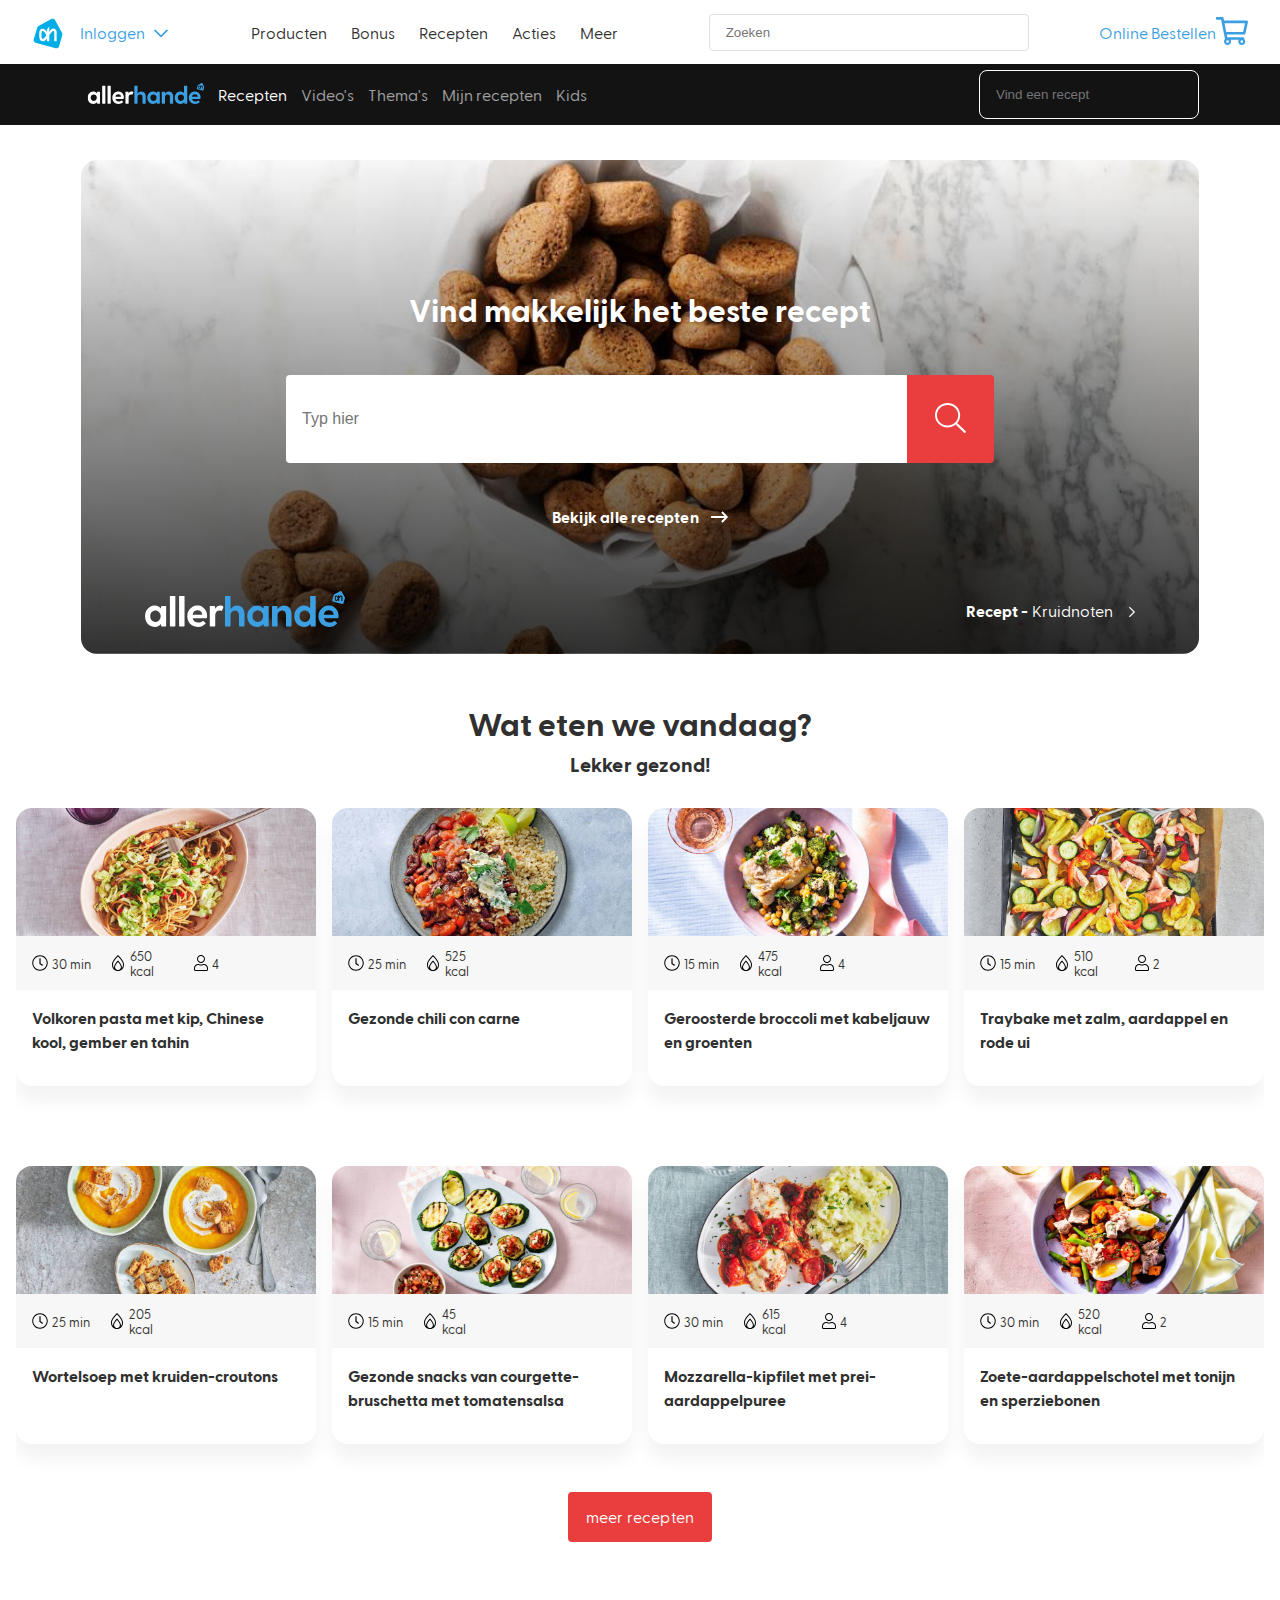
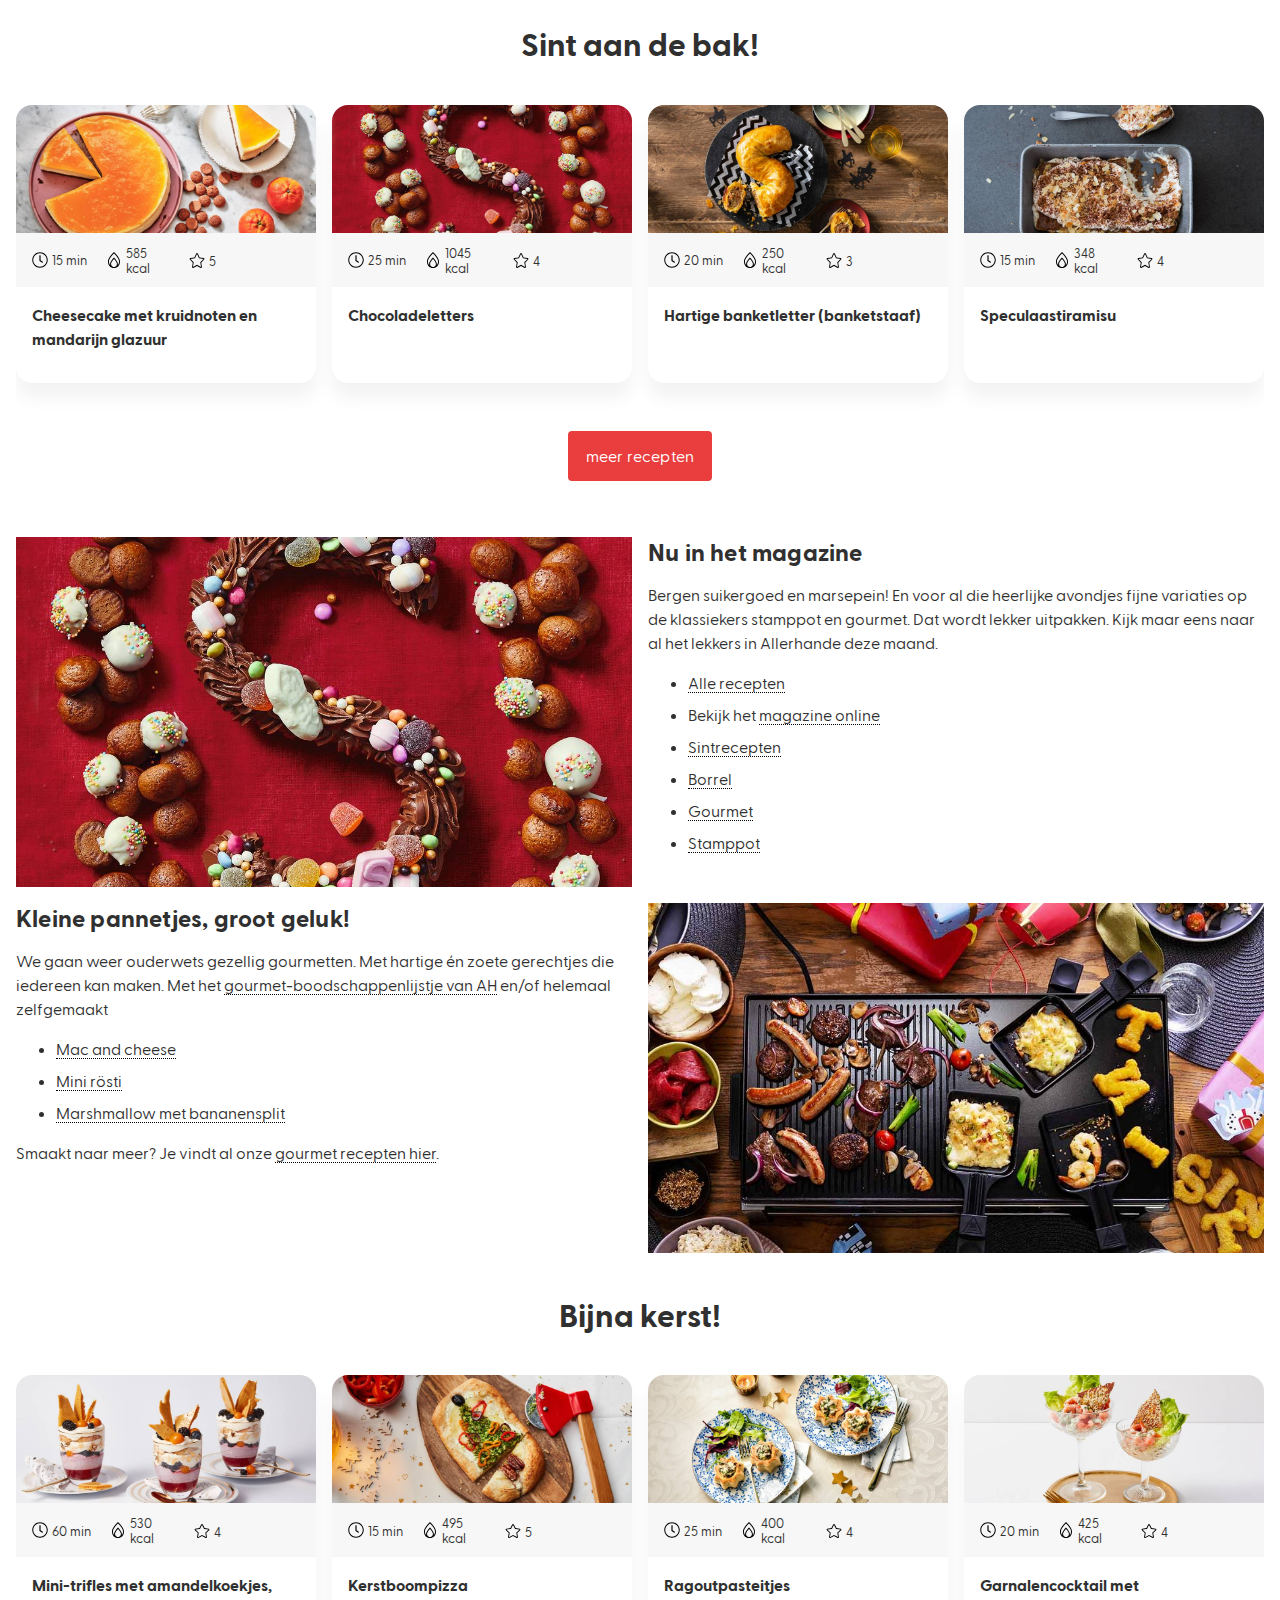
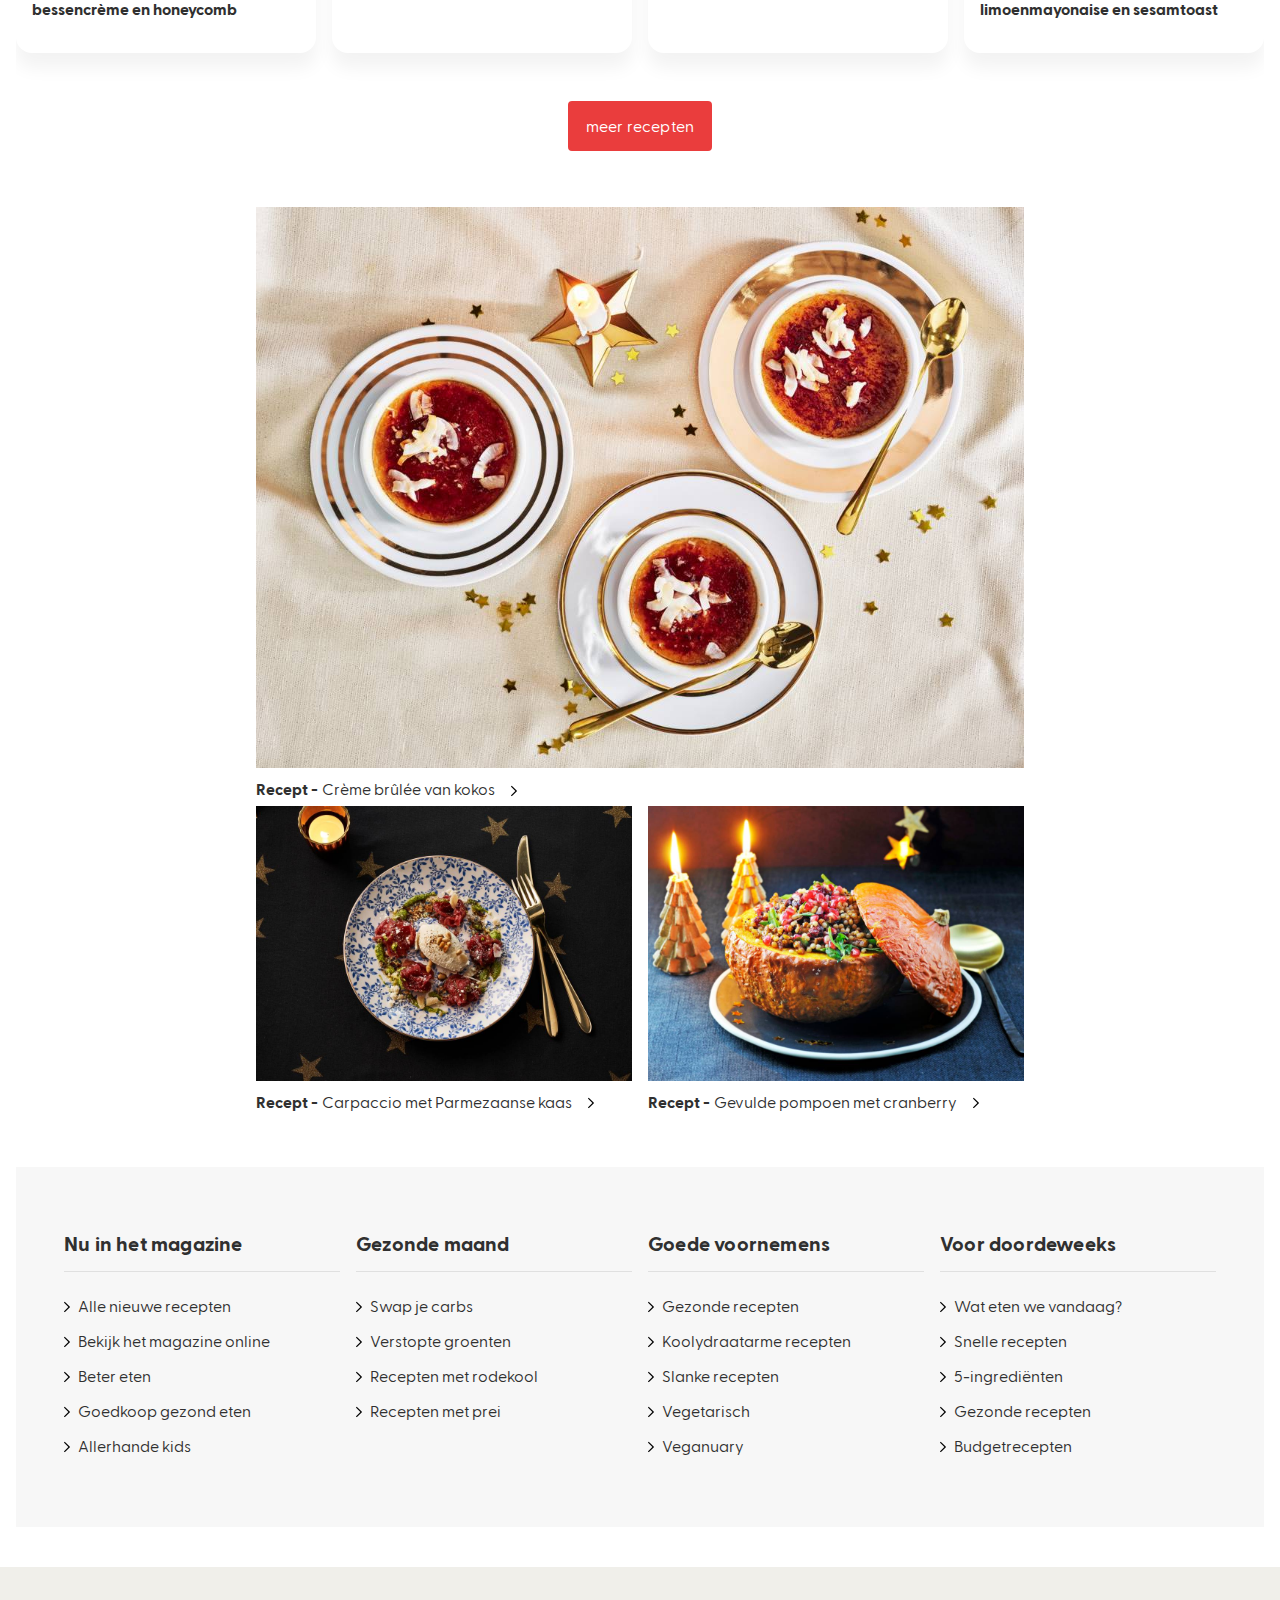
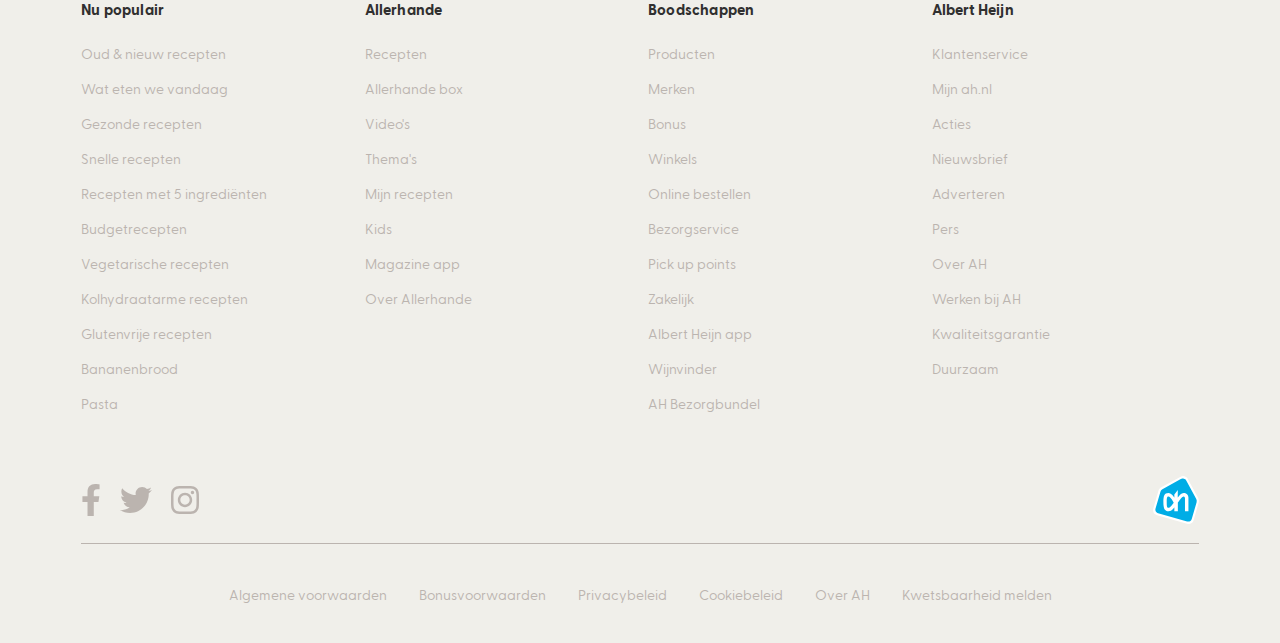
<file: index.html>
<!doctype html>
<html lang="nl">

<head>
    <meta charset="UTF-8">
    <meta name="author" content="Monica Arbeider">
    <meta name="viewport" content="width=device-width, initial-scale=1">

    <title>Allerhande</title>

    <link href="styles/style.css" rel="stylesheet">
</head>

<body>
    <!-- Begin menu -->
    <header class="site-header" id="toggle-menu">
        <!-- Begin menu Albert Heijn -->
        <div class="main-navigation-container">
            <div class="container">
                <nav class="nav-main">
                    <div class="nav-main-item mobile-toggle">
                        <a href="#">
                            <span class="nav-img">
                                <img src="./images/icons/icon-bars.svg" alt="Menu">
                            </span>
                        </a>
                    </div>

                    <div class="nav-main-item logo">
                        <span class="nav-img">
                            <img src="./images/logo/logo-ah.svg" alt="Logo Albert Heijn">
                        </span>

                        <div class="link-icon login">
                            <span class="label">
                                Inloggen
                            </span>

                            <span class="icon link-dropdown">
                                <img src="./images/icons/icon-chevron-down-blue.svg" alt="Dropdown">
                            </span>
                        </div>
                    </div>

                    <div class="nav-main-item link-container">
                        <span class="nav-link">
                            <a href="#">Producten</a>
                        </span>

                        <span class="nav-link">
                            <a href="#">Bonus</a>
                        </span>

                        <span class="nav-link">
                            <a href="#">Recepten</a>
                        </span>

                        <span class="nav-link">
                            <a href="#">Acties</a>
                        </span>

                        <span class="nav-link icon">
                            <a href="#">Meer
                                <span class="icon link-dropdown"></span>
                            </a>
                        </span>
                    </div>

                    <div class="nav-main-item searchbar">
                        <input aria-label="Zoeken" value="" placeholder="Zoeken" class="search-input">
                    </div>

                    <div class="nav-main-item shopping-cart">
                        <a href="#">
                            <span class="link-label">Online Bestellen</span>
                            <span class="nav-img">
                                <img src="./images/icons/icon-cart.svg" alt="Winkelwagen">
                            </span>
                        </a>
                    </div>
                </nav>
            </div>
        </div>
        <!-- Einde menu Albert Heijn -->

        <!-- Begin menu Allerhande -->
        <div class="sub-navigation-container dark">
            <div class="container medium">
                <nav class="nav-allerhande ">
                    <a href="/">
                        <img class="logo" src="./images/logo/logo-allerhande-wit.svg" alt="Allerhande logo">
                    </a>

                    <ul class="menu" role="menu">
                        <li class="menu-item active">
                            <a href="/allerhande" class="" aria-label="Recepten" role="menuitem">
                                <span class="">Recepten</span>
                            </a>
                        </li>

                        <li class="menu-item">
                            <a href="/" class="" aria-label="Video's" role="menuitem">
                                <span class="">Video's</span>
                            </a>
                        </li>

                        <li class="menu-item">
                            <a href="/" class="" aria-label="Thema's" role="menuitem">
                                <span class="">Thema's</span>
                            </a>
                        </li>

                        <li class="menu-item">
                            <a href="/allerhande/favorieten" class="" aria-label="Mijn recepten" role="menuitem">
                                <span>Mijn recepten</span>
                            </a>
                        </li>

                        <li class="menu-item">
                            <a href="/allerhande/allerhandekids" class="" aria-label="Kids" role="menuitem">
                                <span class="label">Kids</span>
                            </a>
                        </li>
                    </ul>

                    <div class="menu-toggle" id="allerhande-menu-toggle">
                        <span class="label">Overzicht</span>
                        <span class="icon link-more"></span>
                    </div>

                    <div class="searchbar">
                        <input type="text" placeholder="Vind een recept">
                    </div>
                </nav>
            </div>
        </div>
        <!-- Einde menu Allerhande -->

        <!-- Begin mobiele overlay -->
        <span class="overlay" id="overlay-toggle"></span>
        <!-- Einde mobiele overlay -->
    </header>
    <!-- Einde menu -->

    <!-- Begin homepagina inhoud -->
    <main>
        <!-- Begin homepagina header -->
        <section id="home-header" class="align-center">
            <div class="container medium">
                <div class="row">
                    <div class="banner">
                        <h1 class="large">Vind makkelijk het beste recept</h1>
                        <div class="input-box">
                            <input class="input-field" placeholder="Typ hier" type="text">
                            <button class="search-button">
                                <img class="icon" src="./images/icons/icon-search.svg" alt="zoeken">
                            </button>
                        </div>

                        <a href="" class="link flow-link">
                            Bekijk alle recepten
                            <img src="./images/icons/icon-arrow-right.svg" alt="pijl">
                        </a>

                        <div class="banner-logo">
                            <span class="logo">
                                <img class="logo" src="./images/logo/logo-allerhande-wit.svg" alt="Allerhande logo">
                            </span>
                            <a href="" class="recipe-link">
                                <span class="title">Recept -</span>
                                <span class="info">Kruidnoten</span>
                                <img src="./images/icons/icon-chevron-right-white.svg" alt="pijl">
                            </a>
                        </div>
                    </div>
                </div>
            </div>
        </section>
        <!-- Einde homepagina header -->

        <!-- Begin recepten gezond -->
        <section class="align-center padding-tb">
            <div class="container">
                <h2 class="large">Wat eten we vandaag?</h2>
                <span class="subtitle bold">Lekker gezond!</span>

                <div class="row sidescroll desktop-four">
                    <!-- Begin recept card -->
                    <div class="col">
                        <a href="/recept.html" class="card-recipe">
                            <div class="header">
                                <img src="./images/recipes/gezond/recept-volkorenpasta-kip.jpg"
                                    alt="Volkorenpasta met kip" title="Volkorenpasta met kip">
                            </div>

                            <ul class="info">
                                <li>
                                    <img src="./images/icons/icon-clock.svg" alt="tijd">
                                    <span>30 min</span>
                                </li>

                                <li>
                                    <img src="./images/icons/icon-kcal.svg" alt="aantal kcal">
                                    <span>650 kcal</span>
                                </li>

                                <li>
                                    <img src="./images/icons/icon-people.svg" alt="personen">
                                    <span>4</span>
                                </li>
                            </ul>

                            <div class="footer">
                                Volkoren pasta met kip, Chinese kool, gember en tahin
                            </div>
                        </a>
                    </div>
                    <!-- Einde recept card -->

                    <!-- Begin recept card -->
                    <div class="col">
                        <a href="" class="card-recipe">
                            <div class="header">
                                <img src="./images/recipes/gezond/recept-gezonde-chili.jpg"
                                    alt="Gezonde chili con carne" title="Gezonde chili con carne">
                            </div>

                            <ul class="info">
                                <li>
                                    <img src="./images/icons/icon-clock.svg" alt="tijd">
                                    <span>25 min</span>
                                </li>

                                <li>
                                    <img src="./images/icons/icon-kcal.svg" alt="aantal kcal">
                                    <span>525 kcal</span>
                                </li>
                            </ul>

                            <div class="footer">
                                Gezonde chili con carne
                            </div>
                        </a>
                    </div>
                    <!-- Einde recept card -->

                    <!-- Begin recept card -->
                    <div class="col">
                        <a href="" class="card-recipe">
                            <div class="header">
                                <img src="./images/recipes/gezond/recept-broccoli-vis.jpg" alt="Broccoli met vis"
                                    title="Broccoli met vis">
                            </div>

                            <ul class="info">
                                <li>
                                    <img src="./images/icons/icon-clock.svg" alt="tijd">
                                    <span>15 min</span>
                                </li>

                                <li>
                                    <img src="./images/icons/icon-kcal.svg" alt="aantal kcal">
                                    <span>475 kcal</span>
                                </li>

                                <li>
                                    <img src="./images/icons/icon-people.svg" alt="personen">
                                    <span>4</span>
                                </li>
                            </ul>

                            <div class="footer">
                                Geroosterde broccoli met kabeljauw en groenten
                            </div>
                        </a>
                    </div>
                    <!-- Einde recept card -->

                    <!-- Begin recept card -->
                    <div class="col">
                        <a href="" class="card-recipe">
                            <div class="header">
                                <img src="./images/recipes/gezond/recept-traybake-zalm.jpg" alt="Traybake met zalm"
                                    title="Traybake met zalm">
                            </div>

                            <ul class="info">
                                <li>
                                    <img src="./images/icons/icon-clock.svg" alt="tijd">
                                    <span>15 min</span>
                                </li>

                                <li>
                                    <img src="./images/icons/icon-kcal.svg" alt="aantal kcal">
                                    <span>510 kcal</span>
                                </li>

                                <li>
                                    <img src="./images/icons/icon-people.svg" alt="personen">
                                    <span>2</span>
                                </li>
                            </ul>

                            <div class="footer">
                                Traybake met zalm, aardappel en rode ui
                            </div>
                        </a>
                    </div>
                    <!-- Einde recept card -->

                    <!-- Begin recept card -->
                    <div class="col">
                        <a href="" class="card-recipe">
                            <div class="header">
                                <img src="./images/recipes/gezond/recept-soep-wortel.jpg" alt="Wortelsoep"
                                    title="Wortelsoep">
                            </div>

                            <ul class="info">
                                <li>
                                    <img src="./images/icons/icon-clock.svg" alt="tijd">
                                    <span>25 min</span>
                                </li>

                                <li>
                                    <img src="./images/icons/icon-kcal.svg" alt="aantal kcal">
                                    <span>205 kcal</span>
                                </li>
                            </ul>

                            <div class="footer">
                                Wortelsoep met kruiden-croutons
                            </div>
                        </a>
                    </div>
                    <!-- Einde recept card -->

                    <!-- Begin recept card -->
                    <div class="col">
                        <a href="" class="card-recipe">
                            <div class="header">
                                <img src="./images/recipes/gezond/recept-gezonde-snacks.jpg" alt="Gezonde snacks"
                                    title="Gezonde snacks">
                            </div>

                            <ul class="info">
                                <li>
                                    <img src="./images/icons/icon-clock.svg" alt="tijd">
                                    <span>15 min</span>
                                </li>

                                <li>
                                    <img src="./images/icons/icon-kcal.svg" alt="aantal kcal">
                                    <span>45 kcal</span>
                                </li>
                            </ul>

                            <div class="footer">
                                Gezonde snacks van courgette-bruschetta met tomatensalsa
                            </div>
                        </a>
                    </div>
                    <!-- Einde recept card -->

                    <!-- Begin recept card -->
                    <div class="col">
                        <a href="" class="card-recipe">
                            <div class="header">
                                <img src="./images/recipes/gezond/recept-mozzarella-kip.jpg" alt="Mozzarella met kip"
                                    title="Mozzarella met kip">
                            </div>

                            <ul class="info">
                                <li>
                                    <img src="./images/icons/icon-clock.svg" alt="tijd">
                                    <span>30 min</span>
                                </li>

                                <li>
                                    <img src="./images/icons/icon-kcal.svg" alt="aantal kcal">
                                    <span>615 kcal</span>
                                </li>

                                <li>
                                    <img src="./images/icons/icon-people.svg" alt="personen">
                                    <span>4</span>
                                </li>
                            </ul>

                            <div class="footer">
                                Mozzarella-kipfilet met prei-aardappelpuree
                            </div>
                        </a>
                    </div>
                    <!-- Einde recept card -->

                    <!-- Begin recept card -->
                    <div class="col">
                        <a href="" class="card-recipe">
                            <div class="header">
                                <img src="./images/recipes/gezond/recept-aardappelschotel-tonijn.jpg"
                                    alt="Aardappelschotel met tonijn" title="Aardappelschotel met tonijn">
                            </div>

                            <ul class="info">
                                <li>
                                    <img src="./images/icons/icon-clock.svg" alt="tijd">
                                    <span>30 min</span>
                                </li>

                                <li>
                                    <img src="./images/icons/icon-kcal.svg" alt="aantal kcal">
                                    <span>520 kcal</span>
                                </li>

                                <li>
                                    <img src="./images/icons/icon-people.svg" alt="personen">
                                    <span>2</span>
                                </li>
                            </ul>

                            <div class="footer">
                                Zoete-aardappelschotel met tonijn en sperziebonen
                            </div>
                        </a>
                    </div>
                    <!-- Einde recept card -->
                </div>

                <a class="btn primary" href="">meer recepten</a>
            </div>
        </section>
        <!-- Einde recepten gezond -->

        <!-- Begin recepten sint -->
        <section class="align-center padding-tb">
            <div class="container">
                <h2 class="large">Sint aan de bak!</h2>

                <div class="row sidescroll desktop-four">
                    <!-- Begin recept card -->
                    <div class="col">
                        <a href="" class="card-recipe">
                            <div class="header">
                                <img src="./images/recipes/sint/recept-cheesecake-kruidnoten.jpg"
                                    alt="Cheesecake met kruidnoten" title="Cheesecake met kruidnoten">
                            </div>

                            <ul class="info">
                                <li>
                                    <img src="./images/icons/icon-clock.svg" alt="tijd">
                                    <span>15 min</span>
                                </li>

                                <li>
                                    <img src="./images/icons/icon-kcal.svg" alt="aantal kcal">
                                    <span>585 kcal</span>
                                </li>

                                <li>
                                    <img src="./images/icons/icon-star.svg" alt="beoordeling">
                                    <span>5</span>
                                </li>
                            </ul>

                            <div class="footer">
                                Cheesecake met kruidnoten en mandarijn glazuur
                            </div>
                        </a>
                    </div>
                    <!-- Einde recept card -->

                    <!-- Begin recept card -->
                    <div class="col">
                        <a href="" class="card-recipe">
                            <div class="header">
                                <img src="./images/recipes/sint/recept-chocoladeletter.jpg" alt="Chocoladeletters"
                                    title="Chocoladeletters">
                            </div>

                            <ul class="info">
                                <li>
                                    <img src="./images/icons/icon-clock.svg" alt="tijd">
                                    <span>25 min</span>
                                </li>

                                <li>
                                    <img src="./images/icons/icon-kcal.svg" alt="aantal kcal">
                                    <span>1045 kcal</span>
                                </li>

                                <li>
                                    <img src="./images/icons/icon-star.svg" alt="beoordeling">
                                    <span>4</span>
                                </li>
                            </ul>

                            <div class="footer">
                                Chocoladeletters
                            </div>
                        </a>
                    </div>
                    <!-- Einde recept card -->

                    <!-- Begin recept card -->
                    <div class="col">
                        <a href="" class="card-recipe">
                            <div class="header">
                                <img src="./images/recipes/sint/recept-hartige-banketletter.jpg"
                                    alt="Hartige banketletter" title="Hartige banketletter">
                            </div>

                            <ul class="info">
                                <li>
                                    <img src="./images/icons/icon-clock.svg" alt="tijd">
                                    <span>20 min</span>
                                </li>

                                <li>
                                    <img src="./images/icons/icon-kcal.svg" alt="aantal kcal">
                                    <span>250 kcal</span>
                                </li>

                                <li>
                                    <img src="./images/icons/icon-star.svg" alt="beoordeling">
                                    <span>3</span>
                                </li>
                            </ul>

                            <div class="footer">
                                Hartige banketletter (banketstaaf)
                            </div>
                        </a>
                    </div>
                    <!-- Einde recept card -->

                    <!-- Begin recept card -->
                    <div class="col">
                        <a href="" class="card-recipe">
                            <div class="header">
                                <img src="./images/recipes/sint/recept-speculaastiramisu.jpg" alt="Speculaastiramisu"
                                    title="Speculaastiramisu">
                            </div>

                            <ul class="info">
                                <li>
                                    <img src="./images/icons/icon-clock.svg" alt="tijd">
                                    <span>15 min</span>
                                </li>

                                <li>
                                    <img src="./images/icons/icon-kcal.svg" alt="aantal kcal">
                                    <span>348 kcal</span>
                                </li>

                                <li>
                                    <img src="./images/icons/icon-star.svg" alt="beoordeling">
                                    <span>4</span>
                                </li>
                            </ul>

                            <div class="footer">
                                Speculaastiramisu
                            </div>
                        </a>
                    </div>
                    <!-- Einde recept card -->
                </div>

                <a class="btn primary" href="">meer recepten</a>
            </div>
        </section>
        <!-- Einde recepten sint -->

        <!-- Begin info magazine -->
        <section>
            <div class="container">
                <div class="row desktop-two">
                    <div class="col escape-tablet home-content">
                        <img src="./images/homepage/allerhande-sint-suikergoed.jpg" alt="Sinterklaas in het magazine" title="Sinterklaas in het magazine">
                    </div>

                    <div class="col">
                        <h2 class="small">Nu in het magazine</h2>
                        <p>Bergen suikergoed en marsepein! En voor al die heerlijke avondjes fijne variaties op de klassiekers stamppot en gourmet. Dat wordt lekker uitpakken. Kijk maar eens naar al het lekkers in Allerhande deze maand.</p>

                        <ul class="list">
                            <li><a href="">Alle recepten</a></li>
                            <li>Bekijk het <a href="">magazine online</a></li>
                            <li><a href="">Sintrecepten</a></li>
                            <li><a href="">Borrel</a></li>
                            <li><a href="">Gourmet</a></li>
                            <li><a href="">Stamppot</a></li>
                        </ul>
                    </div>
                </div>
            </div>
        </section>
        <!-- Einde info magazine -->

        <!-- Begin inspiratie gourmet -->
        <section>
            <div class="container">
                <div class="row desktop-two">
                    <div class="col escape-tablet home-content desktop-order-2">
                        <img src="./images/homepage/allerhande-sint-gourmet.jpg" alt="Gourmet inspiratie" title="Gourmet inspiratie">
                    </div>

                    <div class="col">
                        <h2 class="small">Kleine pannetjes, groot geluk!</h2>
                        <p>We gaan weer ouderwets gezellig gourmetten. Met hartige én zoete gerechtjes die iedereen kan maken. Met het <a href="">gourmet-boodschappenlijstje van AH</a> en/of helemaal zelfgemaakt
                        </p>

                        <ul class="list">
                            <li><a href="">Mac and cheese</a></li>
                            <li><a href="">Mini rösti</a></li>
                            <li><a href="">Marshmallow met bananensplit</a></li>
                        </ul>

                        <p>Smaakt naar meer? Je vindt al onze <a href="">gourmet recepten hier</a>.</p>
                    </div>
                </div>
            </div>
        </section>
         <!-- Einde inspiratie gourmet -->

        <!-- Begin recepten kerst -->
        <section class="align-center padding-tb">
            <div class="container">
                <h2 class="large">Bijna kerst!</h2>

                <div class="row sidescroll desktop-four">
                    <!-- Begin recept card -->
                    <div class="col">
                        <a href="" class="card-recipe">
                            <div class="header">
                                <img src="./images/recipes/kerst/recept-mini-trifles.jpg" alt="Mini-trifles" title="Mini-trifles">
                            </div>

                            <ul class="info">
                                <li>
                                    <img src="./images/icons/icon-clock.svg" alt="tijd">
                                    <span>60 min</span>
                                </li>

                                <li>
                                    <img src="./images/icons/icon-kcal.svg" alt="aantal kcal">
                                    <span>530 kcal</span>
                                </li>

                                <li>
                                    <img src="./images/icons/icon-star.svg" alt="beoordeling">
                                    <span>4</span>
                                </li>
                            </ul>

                            <div class="footer">
                                Mini-trifles met amandelkoekjes, bessencrème en honeycomb
                            </div>
                        </a>
                    </div>
                    <!-- Einde recept card -->

                    <!-- Begin recept card -->
                    <div class="col">
                        <a href="" class="card-recipe">
                            <div class="header">
                                <img src="./images/recipes/kerst/recept-kerstboom-pizza.jpg" alt="Kerstboompizza"
                                    title="Kerstboompizza">
                            </div>

                            <ul class="info">
                                <li>
                                    <img src="./images/icons/icon-clock.svg" alt="tijd">
                                    <span>15 min</span>
                                </li>

                                <li>
                                    <img src="./images/icons/icon-kcal.svg" alt="aantal kcal">
                                    <span>495 kcal</span>
                                </li>

                                <li>
                                    <img src="./images/icons/icon-star.svg" alt="beoordeling">
                                    <span>5</span>
                                </li>
                            </ul>

                            <div class="footer">
                                Kerstboompizza
                            </div>
                        </a>
                    </div>
                    <!-- Einde recept card -->

                    <!-- Begin recept card -->
                    <div class="col">
                        <a href="" class="card-recipe">
                            <div class="header">
                                <img src="./images/recipes/kerst/recept-ragout-pasteitjes.jpg" alt="Ragoutpasteitjes"
                                    title="Ragoutpasteitjes">
                            </div>

                            <ul class="info">
                                <li>
                                    <img src="./images/icons/icon-clock.svg" alt="tijd">
                                    <span>25 min</span>
                                </li>

                                <li>
                                    <img src="./images/icons/icon-kcal.svg" alt="aantal kcal">
                                    <span>400 kcal</span>
                                </li>

                                <li>
                                    <img src="./images/icons/icon-star.svg" alt="beoordeling">
                                    <span>4</span>
                                </li>
                            </ul>

                            <div class="footer">
                                Ragoutpasteitjes
                            </div>
                        </a>
                    </div>
                    <!-- Einde recept card -->

                    <!-- Begin recept card -->
                    <div class="col">
                        <a href="" class="card-recipe">
                            <div class="header">
                                <img src="./images/recipes/kerst/recept-garnalencocktail.jpg" alt="Garnalencocktail"
                                    title="Garnalencocktail">
                            </div>

                            <ul class="info">
                                <li>
                                    <img src="./images/icons/icon-clock.svg" alt="tijd">
                                    <span>20 min</span>
                                </li>

                                <li>
                                    <img src="./images/icons/icon-kcal.svg" alt="aantal kcal">
                                    <span>425 kcal</span>
                                </li>

                                <li>
                                    <img src="./images/icons/icon-star.svg" alt="beoordeling">
                                    <span>4</span>
                                </li>
                            </ul>

                            <div class="footer">
                                Garnalencocktail met limoenmayonaise en sesamtoast
                            </div>
                        </a>
                    </div>
                    <!-- Einde recept card -->
                </div>

                <a class="btn primary" href="">meer recepten</a>
            </div>
        </section>
        <!-- Einde recepten kerst -->

        <!-- Begin recept collage -->
        <section>
            <div class="container small">
                <div class="row mobile-one desktop-one">
                    <div class="col">
                        <img src="./images/homepage/allerhande-kerst-creme-brulee.jpg" alt="Crème brûlée"
                            title="Crème brûlée">
                        <a href="" class="recipe-link">
                            <span class="title">Recept -</span>
                            <span class="info">Crème brûlée van kokos</span>
                            <img src="./images/icons/icon-chevron-right.svg" alt="aantal kcal">
                        </a>
                    </div>
                </div>

                <div class="row mobile-one desktop-two">
                    <div class="col">
                        <img src="./images/homepage/allerhande-kerst-carpaccio.jpg" alt="Carpaccio" title="Carpaccio">
                        <a href="" class="recipe-link">
                            <span class="title">Recept -</span>
                            <span class="info">Carpaccio met Parmezaanse kaas</span>
                            <img src="./images/icons/icon-chevron-right.svg" alt="aantal kcal">
                        </a>
                    </div>

                    <div class="col">
                        <img src="./images/homepage/allerhande-kerst-pompoen.jpg" alt="Gevulde pompoen"
                            title="Gevulde pompoen">
                        <a href="" class="recipe-link">
                            <span class="title">Recept -</span>
                            <span class="info">Gevulde pompoen met cranberry</span>
                            <img src="./images/icons/icon-chevron-right.svg" alt="aantal kcal">
                        </a>
                    </div>
                </div>
            </div>
        </section>
        <!-- Einde recept collage -->

        <!-- Begin website links -->
        <section>
            <div class="container">
                <div class="row link-box mobile-one tablet-two desktop-four">

                    <!-- Begin link categorie -->
                    <div class="col">
                        <div class="header">
                            <h3 class="large">Nu in het magazine</h3>
                        </div>

                        <ul>
                            <li>
                                <img src="./images/icons/icon-chevron-right.svg" alt="aantal kcal">
                                <a href="" class="page-link">Alle nieuwe recepten</a>
                            </li>

                            <li>
                                <img src="./images/icons/icon-chevron-right.svg" alt="aantal kcal">
                                <a href="" class="page-link">Bekijk het magazine online</a>
                            </li>

                            <li>
                                <img src="./images/icons/icon-chevron-right.svg" alt="aantal kcal">
                                <a href="" class="page-link">Beter eten</a>
                            </li>

                            <li>
                                <img src="./images/icons/icon-chevron-right.svg" alt="aantal kcal">
                                <a href="" class="page-link">Goedkoop gezond eten</a>
                            </li>

                            <li>
                                <img src="./images/icons/icon-chevron-right.svg" alt="aantal kcal">
                                <a href="" class="page-link">Allerhande kids</a>
                            </li>
                        </ul>
                    </div>
                    <!-- Einde link categorie -->

                    <!-- Begin link categorie -->
                    <div class="col">
                        <div class="header">
                            <h3 class="large">Gezonde maand</h3>
                        </div>

                        <ul>
                            <li>
                                <img src="./images/icons/icon-chevron-right.svg" alt="aantal kcal">
                                <a href="" class="page-link">Swap je carbs</a>
                            </li>

                            <li>
                                <img src="./images/icons/icon-chevron-right.svg" alt="aantal kcal">
                                <a href="" class="page-link">Verstopte groenten</a>
                            </li>

                            <li>
                                <img src="./images/icons/icon-chevron-right.svg" alt="aantal kcal">
                                <a href="" class="page-link">Recepten met rodekool</a>
                            </li>

                            <li>
                                <img src="./images/icons/icon-chevron-right.svg" alt="aantal kcal">
                                <a href="" class="page-link">Recepten met prei</a>
                            </li>
                        </ul>
                    </div>
                    <!-- Einde link categorie -->

                    <!-- Begin link categorie -->
                    <div class="col">
                        <div class="header">
                            <h3 class="large">Goede voornemens</h3>
                        </div>

                        <ul>
                            <li>
                                <img src="./images/icons/icon-chevron-right.svg" alt="aantal kcal">
                                <a href="" class="page-link">Gezonde recepten</a>
                            </li>

                            <li>
                                <img src="./images/icons/icon-chevron-right.svg" alt="aantal kcal">
                                <a href="" class="page-link">Koolydraatarme recepten</a>
                            </li>

                            <li>
                                <img src="./images/icons/icon-chevron-right.svg" alt="aantal kcal">
                                <a href="" class="page-link">Slanke recepten</a>
                            </li>

                            <li>
                                <img src="./images/icons/icon-chevron-right.svg" alt="aantal kcal">
                                <a href="" class="page-link">Vegetarisch</a>
                            </li>

                            <li>
                                <img src="./images/icons/icon-chevron-right.svg" alt="aantal kcal">
                                <a href="" class="page-link">Veganuary</a>
                            </li>
                        </ul>
                    </div>
                    <!-- Einde link categorie -->

                    <!-- Begin link categorie -->
                    <div class="col">
                        <div class="header">
                            <h3 class="large">Voor doordeweeks</h3>
                        </div>

                        <ul>
                            <li>
                                <img src="./images/icons/icon-chevron-right.svg" alt="aantal kcal">
                                <a href="" class="page-link">Wat eten we vandaag?</a>
                            </li>

                            <li>
                                <img src="./images/icons/icon-chevron-right.svg" alt="aantal kcal">
                                <a href="" class="page-link">Snelle recepten</a>
                            </li>

                            <li>
                                <img src="./images/icons/icon-chevron-right.svg" alt="aantal kcal">
                                <a href="" class="page-link">5-ingrediënten</a>
                            </li>

                            <li>
                                <img src="./images/icons/icon-chevron-right.svg" alt="aantal kcal">
                                <a href="" class="page-link">Gezonde recepten</a>
                            </li>

                            <li>
                                <img src="./images/icons/icon-chevron-right.svg" alt="aantal kcal">
                                <a href="" class="page-link">Budgetrecepten</a>
                            </li>
                        </ul>
                    </div>
                    <!-- Einde link categorie -->
                </div>
            </div>
        </section>
        <!-- Einde website links -->
    </main>
    <!-- Einde homepage inhoud -->

    <!-- Begin footer -->
    <footer>
        <div class="container medium">
            <!-- Begin footer links -->
            <div class="row mobile-two tablet-four desktop-four">
                <!-- Begin site-link categorie -->
                <div class="col">
                    <div class="header">
                        <h3 class="small">Nu populair</h3>
                    </div>

                    <ul>
                        <li><a href="" class="site-link">Oud & nieuw recepten</a></li>
                        <li><a href="" class="site-link">Wat eten we vandaag</a></li>
                        <li><a href="" class="site-link">Gezonde recepten</a></li>
                        <li><a href="" class="site-link">Snelle recepten</a></li>
                        <li><a href="" class="site-link">Recepten met 5 ingrediënten</a></li>
                        <li><a href="" class="site-link">Budgetrecepten</a></li>
                        <li><a href="" class="site-link">Vegetarische recepten</a></li>
                        <li><a href="" class="site-link">Kolhydraatarme recepten</a></li>
                        <li><a href="" class="site-link">Glutenvrije recepten</a></li>
                        <li><a href="" class="site-link">Bananenbrood</a></li>
                        <li><a href="" class="site-link">Pasta</a></li>
                    </ul>
                </div>
                <!-- Einde site-link categorie -->

                <!-- Begin site-link categorie -->
                <div class="col">
                    <div class="header">
                        <h3 class="small">Allerhande</h3>
                    </div>

                    <ul>
                        <li><a href="" class="site-link">Recepten</a></li>
                        <li><a href="" class="site-link">Allerhande box</a></li>
                        <li><a href="" class="site-link">Video's</a></li>
                        <li><a href="" class="site-link">Thema's</a></li>
                        <li><a href="" class="site-link">Mijn recepten</a></li>
                        <li><a href="" class="site-link">Kids</a></li>
                        <li><a href="" class="site-link">Magazine app</a></li>
                        <li><a href="" class="site-link">Over Allerhande</a></li>
                    </ul>
                </div>
                <!-- Einde site-link categorie -->

                <!-- Begin site-link categorie -->
                <div class="col">
                    <div class="header">
                        <h3 class="small">Boodschappen</h3>
                    </div>

                    <ul>
                        <li><a href="" class="site-link">Producten</a></li>
                        <li><a href="" class="site-link">Merken</a></li>
                        <li><a href="" class="site-link">Bonus</a></li>
                        <li><a href="" class="site-link">Winkels</a></li>
                        <li><a href="" class="site-link">Online bestellen</a></li>
                        <li><a href="" class="site-link">Bezorgservice</a></li>
                        <li><a href="" class="site-link">Pick up points</a></li>
                        <li><a href="" class="site-link">Zakelijk</a></li>
                        <li><a href="" class="site-link">Albert Heijn app</a></li>
                        <li><a href="" class="site-link">Wijnvinder</a></li>
                        <li><a href="" class="site-link">AH Bezorgbundel</a></li>
                    </ul>
                </div>
                <!-- Einde site-link categorie -->

                <!-- Begin site-link categorie -->
                <div class="col">
                    <div class="header">
                        <h3 class="small">Albert Heijn</h3>
                    </div>

                    <ul>
                        <li><a href="" class="site-link">Klantenservice</a></li>
                        <li><a href="" class="site-link">Mijn ah.nl</a></li>
                        <li><a href="" class="site-link">Acties</a></li>
                        <li><a href="" class="site-link">Nieuwsbrief</a></li>
                        <li><a href="" class="site-link">Adverteren</a></li>
                        <li><a href="" class="site-link">Pers</a></li>
                        <li><a href="" class="site-link">Over AH</a></li>
                        <li><a href="" class="site-link">Werken bij AH</a></li>
                        <li><a href="" class="site-link">Kwaliteitsgarantie</a></li>
                        <li><a href="" class="site-link">Duurzaam</a></li>
                    </ul>
                </div>
                <!-- Einde site-link categorie -->
            </div>
            <!-- Einde footer links -->

            <!-- Begin footer balk -->
            <div class="footer-balk">
                <div class="contact divider">
                    <div class="social-media">
                        <a href=""><img src="./images/icons/icon-facebook-beige.svg" alt="Icoon Facebook"></a>
                        <a href=""><img src="./images/icons/icon-twitter-beige.svg" alt="Icoon Twitter"></a>
                        <a href=""><img src="./images/icons/icon-instagram-beige.svg" alt="Icoon Instagram"></a>
                    </div>

                    <div class="logo">
                        <img src="./images/logo/logo-ah.svg" alt="Logo Albert Heijn">
                    </div>
                </div>

                <div class="company">
                    <ul>
                        <li><a href="" class="site-link">Algemene voorwaarden</a></li>
                        <li><a href="" class="site-link">Bonusvoorwaarden</a></li>
                        <li><a href="" class="site-link">Privacybeleid</a></li>
                        <li><a href="" class="site-link">Cookiebeleid</a></li>
                        <li><a href="" class="site-link">Over AH</a></li>
                        <li><a href="" class="site-link">Kwetsbaarheid melden</a></li>
                    </ul>
                </div>
                <!-- Einde footer balk -->
            </div>

        </div>
    </footer>
    <!-- Einde footer -->

    <!-- Javascript bestand -->
    <script src="scripts/script.js"></script>
</body>

</html>
</file>
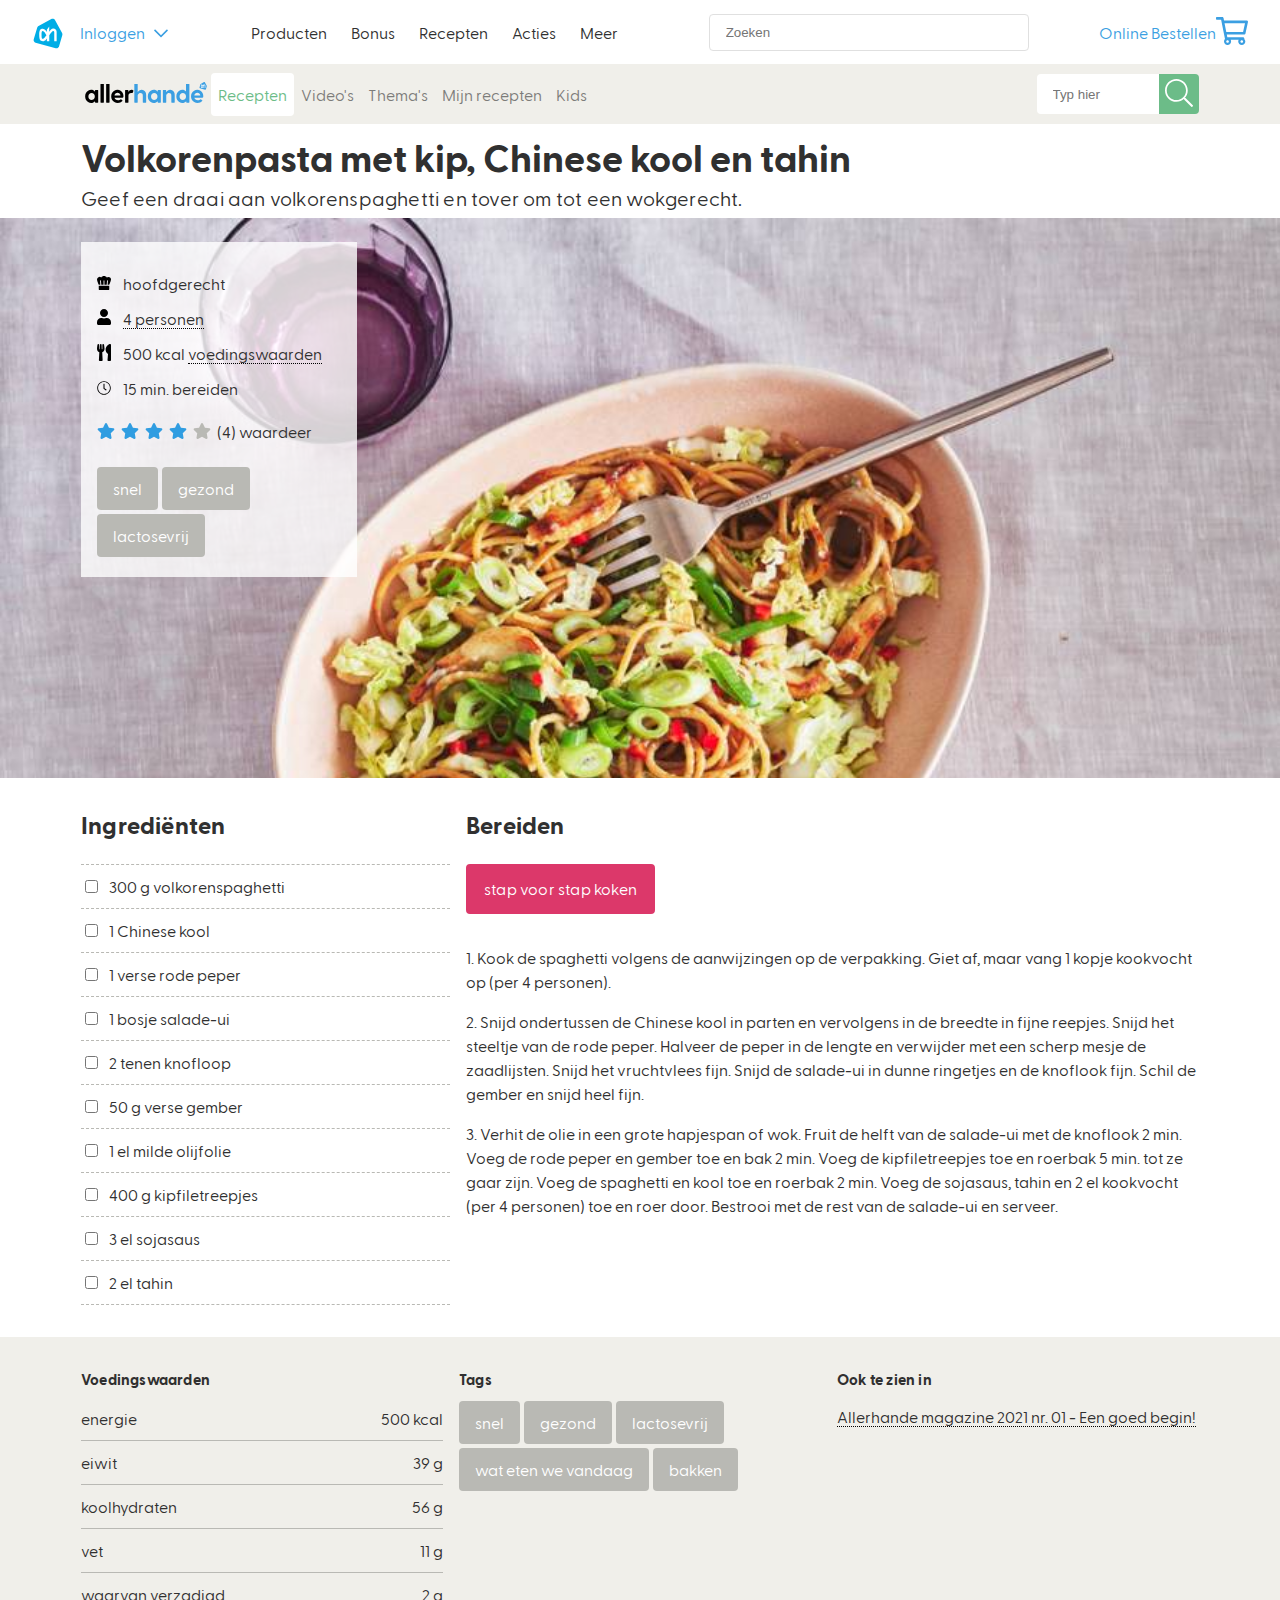
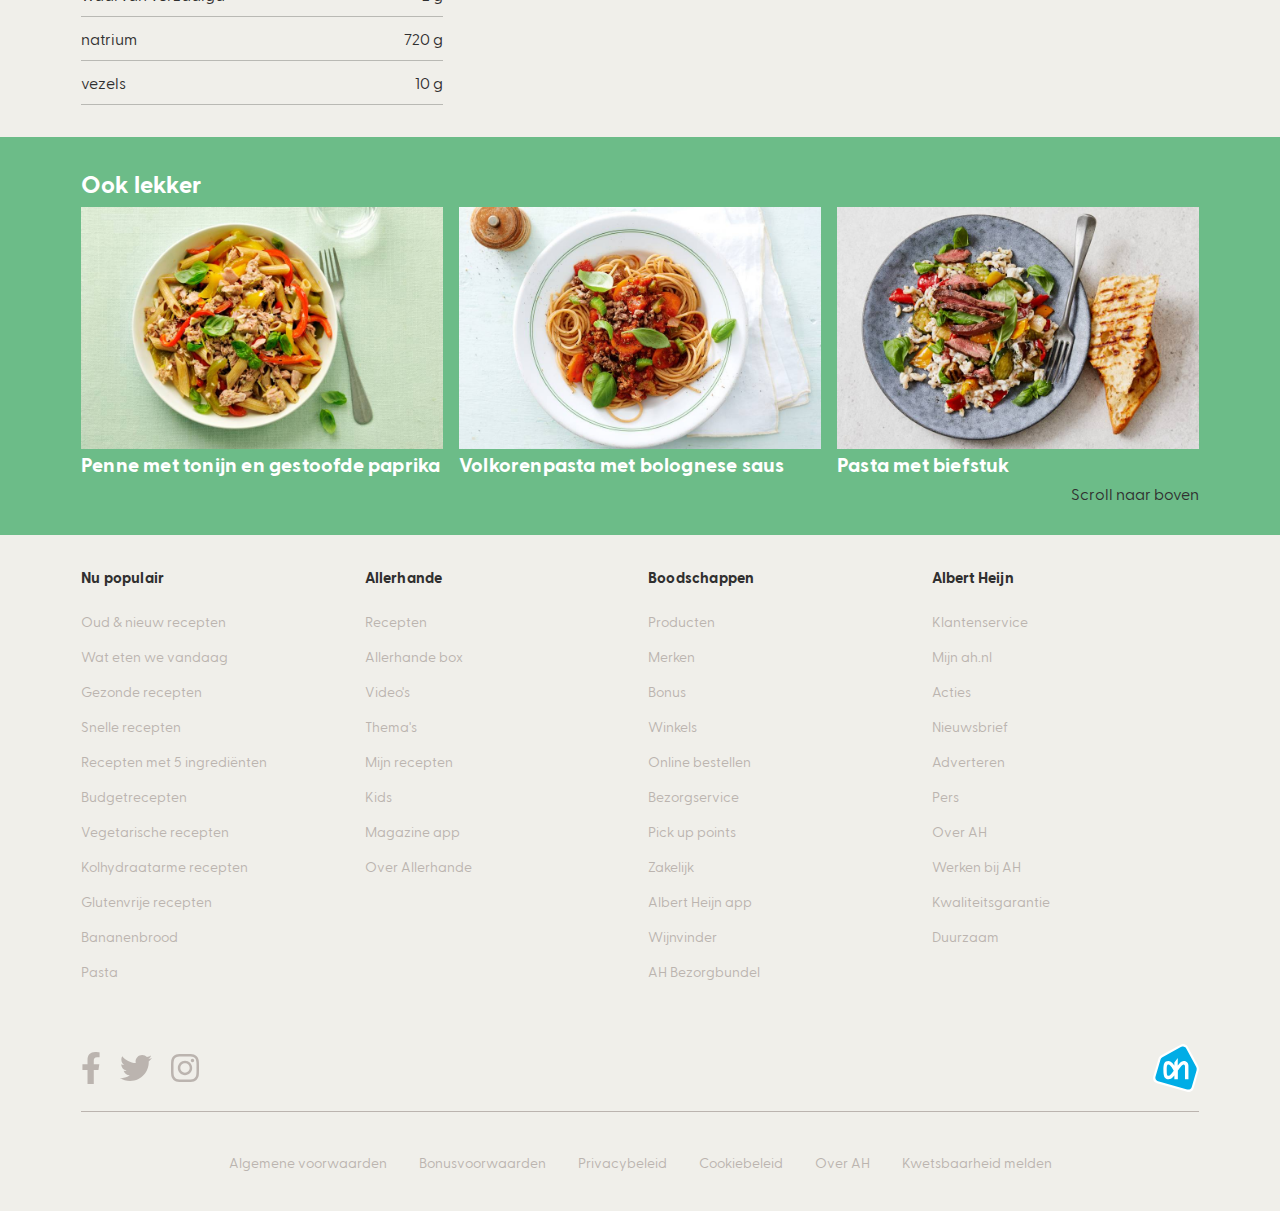
<file: recept.html>
<!doctype html>
<html lang="nl">

<head>
    <meta charset="UTF-8">
    <meta name="author" content="Monica Arbeider">
    <meta name="viewport" content="width=device-width, initial-scale=1">

    <title>Allerhande</title>

    <link href="styles/style.css" rel="stylesheet">
</head>

<body>
    <!-- Begin menu -->
    <header class="site-header" id="toggle-menu">
        <!-- Begin menu Albert Heijn -->
        <div class="main-navigation-container">
            <div class="container">
                <nav class="nav-main">
                    <div class="nav-main-item mobile-toggle">
                        <a href="#">
                            <span class="nav-img">
                                <img src="./images/icons/icon-bars.svg" alt="Menu">
                            </span>
                        </a>
                    </div>

                    <div class="nav-main-item logo">
                        <span class="nav-img">
                            <img src="./images/logo/logo-ah.svg" alt="Logo Albert Heijn">
                        </span>

                        <div class="link-icon login">
                            <span class="label">
                                Inloggen
                            </span>

                            <span class="icon link-dropdown">
                                <img src="./images/icons/icon-chevron-down-blue.svg" alt="Dropdown">
                            </span>
                        </div>
                    </div>

                    <div class="nav-main-item link-container">
                        <span class="nav-link">
                            <a href="#">Producten</a>
                        </span>

                        <span class="nav-link">
                            <a href="#">Bonus</a>
                        </span>

                        <span class="nav-link">
                            <a href="#">Recepten</a>
                        </span>

                        <span class="nav-link">
                            <a href="#">Acties</a>
                        </span>

                        <span class="nav-link icon">
                            <a href="#">Meer
                                <span class="icon link-dropdown"></span>
                            </a>
                        </span>
                    </div>

                    <div class="nav-main-item searchbar">
                        <input aria-label="Zoeken" value="" placeholder="Zoeken" class="search-input">
                    </div>

                    <div class="nav-main-item shopping-cart">
                        <a href="#">
                            <span class="link-label">Online Bestellen</span>
                            <span class="nav-img">
                                <img src="./images/icons/icon-cart.svg" alt="Winkelwagen">
                            </span>
                        </a>
                    </div>
                </nav>
            </div>
        </div>
        <!-- Einde menu Albert Heijn -->

        <!-- Begin menu Allerhande -->
        <div class="sub-navigation-container light">
            <div class="container medium">
                <nav class="nav-allerhande ">
                    <a href="/">
                        <img class="logo" src="./images/logo/logo-allerhande-zwart.svg" alt="Allerhande logo">
                    </a>

                    <ul class="menu" role="menu">
                        <li class="menu-item active">
                            <a href="/allerhande" class="" aria-label="Recepten" role="menuitem">
                                <span class="">Recepten</span>
                            </a>
                        </li>

                        <li class="menu-item">
                            <a href="/" class="" aria-label="Video's" role="menuitem">
                                <span class="">Video's</span>
                            </a>
                        </li>

                        <li class="menu-item">
                            <a href="/" class="" aria-label="Thema's" role="menuitem">
                                <span class="">Thema's</span>
                            </a>
                        </li>

                        <li class="menu-item">
                            <a href="/allerhande/favorieten" class="" aria-label="Mijn recepten" role="menuitem">
                                <span>Mijn recepten</span>
                            </a>
                        </li>

                        <li class="menu-item">
                            <a href="/allerhande/allerhandekids" class="" aria-label="Kids" role="menuitem">
                                <span class="label">Kids</span>
                            </a>
                        </li>
                    </ul>

                    <div class="menu-toggle" id="allerhande-menu-toggle">
                        <span class="label">Overzicht</span>
                        <span class="icon link-more"></span>
                    </div>

                    <div class="input-box">
                        <input class="input-field" placeholder="Typ hier" type="text">
                        <button class="search-button">
                            <img class="icon" src="./images/icons/icon-search.svg" alt="Zoeken">
                        </button>
                    </div>
                </nav>
            </div>
        </div>
        <!-- Einde menu Allerhande -->

        <!-- Begin mobiele overlay -->
        <span class="overlay" id="overlay-toggle"></span>
        <!-- Einde mobiele overlay -->
    </header>
    <!-- Einde menu -->

    <!-- Begin recept pagina inhoud -->
    <main id="scroll-top">
        <!-- Begin recept pagina header -->
        <section id="recept-header">
            <div class="container medium">
                <h1 class="small">Volkorenpasta met kip, Chinese kool en tahin</h1>
                <span class="subtitle">Geef een draai aan volkorenspaghetti en tover om tot een wokgerecht.</span>
            </div>
        </section>
        <!-- Einde recept pagina header -->

        <!-- Begin recept section -->
        <section class="hero-section no-space">
            <div class="recipe-container">
                <!-- Begin achtergrond -->
                <div class="recipe-hero">
                    <img class="hero-image" src="images/recept-page/recept-volkorenpasta-kip.jpg"/ alt="Volkorenpasta met kip" title="Volkorenpasta met kip">
                </div>
                <!-- Einde achtergrond -->

                <!-- Begin recept box -->
                <div class="container medium">
                    <div class="recipe-box">
                        <ul class="recipe-features">
                            <li class="feature">
                                <div class="icon icon-course">
                                    <img src="images/icons/icon-meal.svg" alt="soort recept">
                                </div>
                                <span>hoofdgerecht</span>
                            </li>

                            <li class="feature">
                                <div class="icon icon-people">
                                    <img src="images/icons/icon-people-fill.svg" alt="aantal personen">
                                </div>
                                <span>
                                    <a class="servings">4 personen</a>
                                </span>
                            </li>

                            <li class="feature">
                                <div class="icon icon-nutritional">
                                    <img src="images/icons/icon-kcal-fill.svg" alt="aantal kcal">

                                </div>
                                <span>500 kcal
                                    <a href="#" class="more">voedingswaarden</a></span>
                            </li>

                            <li class="feature">
                                <div class="icon icon-time">
                                    <img src="images/icons/icon-clock.svg" alt="tijd">
                                </div>
                                <span>15 min. bereiden </span>
                            </li>
                        </ul>

                        <!-- Begin beoordeling -->
                        <div class="rating-container">
                            <div class="stars">
                                <span class="icon star full">
                                    <img src="images/icons/icon-star-fill-blue.svg" alt="ster">
                                </span>

                                <span class="icon star full">
                                    <img src="images/icons/icon-star-fill-blue.svg" alt="ster">
                                </span>

                                <span class="icon star full">
                                    <img src="images/icons/icon-star-fill-blue.svg" alt="ster">
                                </span>

                                <span class="icon star full">
                                    <img src="images/icons/icon-star-fill-blue.svg" alt="ster">
                                </span>

                                <span class="icon star empty">
                                    <img src="images/icons/icon-star-fill-grey.svg" alt="ster">
                                </span>
                            </div>

                            <div class="rating">
                                <span class="amount">(4)</span>
                                <span class="link">waardeer</span>
                            </div>
                        </div>
                        <!-- Einde beoordeling -->

                        <!-- Begin labels -->
                        <div class="recipe-tags">
                            <div class="tag">snel</div>
                            <div class="tag">gezond</div>
                            <div class="tag">lactosevrij</div>
                        </div>
                        <!-- Einde labels -->
                    </div>
                </div>
                <!-- Einde recept box -->
            </div>
        </section>
        <!-- Einde recept section -->

        <!-- Begin recept content -->
        <section class="padding-tb">
            <div class="container medium">
                <div class="row mobile-one tablet-two desktop-two-uneven">

                    <!-- Begin ingrediënten -->
                    <div class="col">
                        <h2 class="small">Ingrediënten</h2>

                        <ul id="checklist">
                            <li><input type="checkbox"><span>300 g volkorenspaghetti</span></li>
                            <li><input type="checkbox"><span>1 Chinese kool</span></li>
                            <li><input type="checkbox"><span>1 verse rode peper</span></li>
                            <li><input type="checkbox"><span>1 bosje salade-ui</span></li>
                            <li><input type="checkbox"><span>2 tenen knofloop</span></li>
                            <li><input type="checkbox"><span>50 g verse gember</span></li>
                            <li><input type="checkbox"><span>1 el milde olijfolie</span></li>
                            <li><input type="checkbox"><span>400 g kipfiletreepjes</span></li>
                            <li><input type="checkbox"><span>3 el sojasaus</span></li>
                            <li><input type="checkbox"><span>2 el tahin</span></li>
                        </ul>
                    </div>
                    <!-- Einde ingrediënten -->

                    <!-- Begin stappenplan -->
                    <div class="col">
                        <h2 class="small">Bereiden</h2>
                        <a class="btn secondary" href="">stap voor stap koken</a>

                        <p>1. Kook de spaghetti volgens de aanwijzingen op de verpakking. Giet af, maar vang 1 kopje kookvocht op (per 4 personen).</p>

                        <p>2. Snijd ondertussen de Chinese kool in parten en vervolgens in de breedte in fijne reepjes. Snijd het steeltje van de rode peper. Halveer de peper in de lengte en verwijder met een scherp mesje de zaadlijsten. Snijd het vruchtvlees fijn. Snijd de salade-ui in dunne ringetjes en de knoflook fijn. Schil de gember en snijd heel fijn.</p>

                        <p>3. Verhit de olie in een grote hapjespan of wok. Fruit de helft van de salade-ui met de knoflook 2 min. Voeg de rode peper en gember toe en bak 2 min. Voeg de kipfiletreepjes toe en roerbak 5 min. tot ze gaar zijn. Voeg de spaghetti en kool toe en roerbak 2 min. Voeg de sojasaus, tahin en 2 el kookvocht (per 4 personen) toe en roer door. Bestrooi met de rest van de salade-ui en serveer.</p>
                    </div>
                    <!-- Einde stappenplan -->
                </div>
            </div>
        </section>
        <!-- Einde recept content -->

        <!-- Begin maaltijd info -->
        <section class="food-info padding-tb">
            <div class="container medium">
                <div class="row mobile-one tablet-two desktop-three">

                    <!-- Begin voedingswaarden -->
                    <div class="col">
                        <h3 class="small">Voedingswaarden</h3>

                        <ul class="info-table">
                           <li>
                               <span>energie</span>
                               <span>500 kcal</span>
                            </li>
                            <li>
                               <span>eiwit</span>
                               <span>39 g</span>
                            </li>

                            <li>
                               <span>koolhydraten</span>
                               <span>56 g</span>
                            </li>

                            <li>
                               <span>vet</span>
                               <span>11 g</span>
                            </li>

                            <li>
                               <span>waarvan verzadigd</span>
                               <span>2 g</span>
                            </li>

                            <li>
                               <span>natrium</span>
                               <span>720 g</span>
                            </li>

                            <li>
                               <span>vezels</span>
                               <span>10 g</span>
                            </li>
                        </ul>
                    </div>
                    <!-- Einde voedingswaarden -->

                    <!-- Begin recept tags -->
                    <div class="col">
                        <h3 class="small">Tags</h3>

                        <div class="recipe-tags">
                            <div class="tag">snel</div>
                            <div class="tag">gezond</div>
                            <div class="tag">lactosevrij</div>
                            <div class="tag">wat eten we vandaag</div>
                            <div class="tag">bakken</div>
                        </div>
                    </div>
                    <!-- Einde recept tags -->

                    <!-- Begin magazine link -->
                    <div class="col">
                        <h3 class="small">Ook te zien in</h3>
                        <p><a href="/">Allerhande magazine 2021 nr. 01 - Een goed begin!</a></p>
                    </div>
                    <!-- Einde magazine link -->
                </div>
            </div>
        </section>
        <!-- Einde maaltijd info -->

        <!-- Begin aanbevolen recepten -->
        <section class="recommended padding-tb">
            <div class="container medium">
                <h2 class="small">Ook lekker</h2>

                <div class="row recipe desktop-three tablet-two mobile-one">
                    <div class="col">
                        <a href="/">
                            <img src="./images/recept-page/recept-volkorenpasta-tonijn.jpg" alt="Pasta met tonijn" title="Pasta met tonijn">

                            <h4 class="large">Penne met tonijn en gestoofde paprika</h4>
                        </a>
                    </div>

                    <div class="col">
                        <a href="/">
                            <img src="./images/recept-page/recept-volkorenpasta-bolognese.jpg" alt="Pasta met bolognese" title="Pasta met bolognese">

                            <h4 class="large">Volkorenpasta met bolognese saus</h4>
                        </a>
                    </div>

                    <div class="col">
                        <a href="/">
                            <img src="./images/recept-page/recept-volkorenpasta-biefstuk.jpg" alt="Pasta met biefstuk" title="Pasta met biefstuk">

                            <h4 class="large">Pasta met biefstuk</h4>
                        </a>
                    </div>
                </div>

                <!-- Back to top link -->
                <a href="#scroll-top" class="to-top"> Scroll naar boven</a>
                <!-- Back to top link -->
            </div>
        </section>
        <!-- Einde aanbevolen recepten -->
    </main>
    <!-- Einde recept pagina inhoud -->

    <!-- Begin footer -->
    <footer>
        <div class="container medium">
            <!-- Begin footer links -->
            <div class="row mobile-two tablet-four desktop-four">
                <!-- Begin site-link categorie -->
                <div class="col">
                    <div class="header">
                        <h3 class="small">Nu populair</h3>
                    </div>

                    <ul>
                        <li><a href="" class="site-link">Oud & nieuw recepten</a></li>
                        <li><a href="" class="site-link">Wat eten we vandaag</a></li>
                        <li><a href="" class="site-link">Gezonde recepten</a></li>
                        <li><a href="" class="site-link">Snelle recepten</a></li>
                        <li><a href="" class="site-link">Recepten met 5 ingrediënten</a></li>
                        <li><a href="" class="site-link">Budgetrecepten</a></li>
                        <li><a href="" class="site-link">Vegetarische recepten</a></li>
                        <li><a href="" class="site-link">Kolhydraatarme recepten</a></li>
                        <li><a href="" class="site-link">Glutenvrije recepten</a></li>
                        <li><a href="" class="site-link">Bananenbrood</a></li>
                        <li><a href="" class="site-link">Pasta</a></li>
                    </ul>
                </div>
                <!-- Einde site-link categorie -->

                <!-- Begin site-link categorie -->
                <div class="col">
                    <div class="header">
                        <h3 class="small">Allerhande</h3>
                    </div>

                    <ul>
                        <li><a href="" class="site-link">Recepten</a></li>
                        <li><a href="" class="site-link">Allerhande box</a></li>
                        <li><a href="" class="site-link">Video's</a></li>
                        <li><a href="" class="site-link">Thema's</a></li>
                        <li><a href="" class="site-link">Mijn recepten</a></li>
                        <li><a href="" class="site-link">Kids</a></li>
                        <li><a href="" class="site-link">Magazine app</a></li>
                        <li><a href="" class="site-link">Over Allerhande</a></li>
                    </ul>
                </div>
                <!-- Einde site-link categorie -->

                <!-- Begin site-link categorie -->
                <div class="col">
                    <div class="header">
                        <h3 class="small">Boodschappen</h3>
                    </div>

                    <ul>
                        <li><a href="" class="site-link">Producten</a></li>
                        <li><a href="" class="site-link">Merken</a></li>
                        <li><a href="" class="site-link">Bonus</a></li>
                        <li><a href="" class="site-link">Winkels</a></li>
                        <li><a href="" class="site-link">Online bestellen</a></li>
                        <li><a href="" class="site-link">Bezorgservice</a></li>
                        <li><a href="" class="site-link">Pick up points</a></li>
                        <li><a href="" class="site-link">Zakelijk</a></li>
                        <li><a href="" class="site-link">Albert Heijn app</a></li>
                        <li><a href="" class="site-link">Wijnvinder</a></li>
                        <li><a href="" class="site-link">AH Bezorgbundel</a></li>
                    </ul>
                </div>
                <!-- Einde site-link categorie -->

                <!-- Begin site-link categorie -->
                <div class="col">
                    <div class="header">
                        <h3 class="small">Albert Heijn</h3>
                    </div>

                    <ul>
                        <li><a href="" class="site-link">Klantenservice</a></li>
                        <li><a href="" class="site-link">Mijn ah.nl</a></li>
                        <li><a href="" class="site-link">Acties</a></li>
                        <li><a href="" class="site-link">Nieuwsbrief</a></li>
                        <li><a href="" class="site-link">Adverteren</a></li>
                        <li><a href="" class="site-link">Pers</a></li>
                        <li><a href="" class="site-link">Over AH</a></li>
                        <li><a href="" class="site-link">Werken bij AH</a></li>
                        <li><a href="" class="site-link">Kwaliteitsgarantie</a></li>
                        <li><a href="" class="site-link">Duurzaam</a></li>
                    </ul>
                </div>
                <!-- Einde site-link categorie -->
            </div>
            <!-- Einde footer links -->

            <!-- Begin footer balk -->
            <div class="footer-balk">
                <div class="contact divider">
                    <div class="social-media">
                        <a href=""><img src="./images/icons/icon-facebook-beige.svg" alt="Icoon Facebook"></a>
                        <a href=""><img src="./images/icons/icon-twitter-beige.svg" alt="Icoon Twitter"></a>
                        <a href=""><img src="./images/icons/icon-instagram-beige.svg" alt="Icoon Instagram"></a>
                    </div>

                    <div class="logo">
                        <img src="./images/logo/logo-ah.svg" alt="logo Albert Heijn">
                    </div>
                </div>

                <div class="company">
                    <ul>
                        <li><a href="" class="site-link">Algemene voorwaarden</a></li>
                        <li><a href="" class="site-link">Bonusvoorwaarden</a></li>
                        <li><a href="" class="site-link">Privacybeleid</a></li>
                        <li><a href="" class="site-link">Cookiebeleid</a></li>
                        <li><a href="" class="site-link">Over AH</a></li>
                        <li><a href="" class="site-link">Kwetsbaarheid melden</a></li>
                    </ul>
                </div>
                <!-- Einde footer balk -->
            </div>

        </div>
    </footer>
    <!-- Einde footer -->

    <script src="scripts/script.js"></script>
</body>

</html>
</file>
<file: styles/style.css>
/* ------------------------- Layout ------------------------- */

/* Algemeen */

*,
*::after,
*::before {
    box-sizing: border-box;
}

/*
:root {
    scroll-behavior: smooth;
}
*/

body {
    margin: 0;
    font-family: Greycliff-Regular, Helvetica Neue, Helvetica, Arial, sans-serif;
    color: var(--black-light);
}

/* Containers */

.container {
    margin: auto;
    padding: 0 16px;
    width: 100%;
    max-width: 1488px;
}

@media only screen and (min-width: 1024px) {
    .container.small {
        max-width: 800px;
    }
}

@media only screen and (min-width: 1024px) {
    .container.medium {
        max-width: 1150px;
    }
}

/* Opbouw */

section {
    padding: 8px 0;
}

section.no-space {
    padding: 0;
}

.align-center {
    text-align: center;
}

.padding-tb {
    padding: 32px 0;
}

/* ------------------------- Responsive grid ------------------------- */

/* Bron: https://css-tricks.com/snippets/css/complete-guide-grid/ */

.row {
    display: grid;
    grid-template-columns: auto;
    row-gap: 16px;
    column-gap: 16px;
}

/* Mobiel > tot 767px */

.mobile-one {
    grid-template-columns: 1rf;
}

.mobile-two {
    grid-template-columns: repeat(2, 1fr);
}

.mobile-four {
    grid-template-columns: repeat(4, 1fr);
}

@media only screen and (max-width: 767px) {
    .col.escape-tablet {
        margin-left: -16px;
        margin-right: -16px;
    }
}

/* Tablet > van 768px tot 1023px */

@media only screen and (min-width: 768px) {
    .tablet-one {
        grid-template-columns: 1rf;
    }

    .tablet-two {
        grid-template-columns: repeat(2, 1fr);
    }

    .tablet-four {
        grid-template-columns: repeat(4, 1fr);
    }
}

@media only screen and (max-width: 1023px) {
    .col.escape-tablet {
        margin-left: -16px;
        margin-right: -16px;
    }
}

/* Desktop > vanaf 1024px */

@media only screen and (min-width: 1024px) {
    .desktop-one {
        grid-template-columns: 1fr;
    }

    .desktop-two {
        grid-template-columns: repeat(2, 1fr);
    }

    .desktop-three {
        grid-template-columns: repeat(3, 1fr);
    }

    .desktop-four {
        grid-template-columns: repeat(4, 1fr);
    }

    .desktop-two-uneven {
        grid-template-columns: 33% 66%;
    }

    .col.desktop-order-2 {
        order: 2;
    }
}

.col.escape-desktop {
    margin-left: -16px;
    margin-right: -16px;
}

/* ------------------------- Basis styling ------------------------- */

/* Kleuren */

/* Bron: https://www.w3schools.com/css/css3_variables.asp */

:root {
    --black: #131313;
    --black-light: #303030;
    --red: #EA3D3D;
    --red-light: #E96666;
    --beige: #BBB4AF;
    --beige-light: #F0EfEA;
    --grey: #B9B9B4;
    --grey-light: #F7F7F7;
    --grey-border: #ACACAC;
    --grey-border-light: #E0E0E0;
    --green: #6CBC88;
    --green-light: #F0EFEA;
    --pink: #DC386A;
    --pink-light: #F5729A;
    --blue: #3B9FE2;
    --white: #FFF;
    --transparent-white: rgba(255, 255, 255, .8);
}

/* Typografie */

/* Bron: https://css-tricks.com/typography-for-developers/ */

@font-face {
    font-family: Greycliff-Bold;
    src: url("../fonts/GreycliffCF-Bold.eot") format("eot"),
        url("../fonts/GreycliffCF-Bold.woff") format("woff"),
        url("../fonts/GreycliffCF-Bold.woff2") format("woff2");
}

@font-face {
    font-family: Greycliff-Regular;
    src: url("../fonts/GreycliffCF-Regular.eot") format("eot"),
        url("../fonts/GreycliffCF-Regular.woff") format("woff"),
        url("../fonts/GreycliffCF-Regular.woff2") format("woff2");
}

@font-face {
    font-family: Hamburg-AH-Bold;
    src: url("../fonts/hamburg-ah-bold.woff2") format("woff2");
}

@font-face {
    font-family: Hamburg-AH-Regular;
    src: url("../fonts/hamburg-ah-regular.woff2") format("woff2");
}

/* Titels */

h1, h2, h3, h4, h5, h6 {
    margin: 0;
    font-family: Greycliff-Bold;
}

h1.large {
    margin-bottom: 32px;
    font-size: 32px;
    line-height: 133%;
}

h2.large {
    margin-bottom: 8px;
    font-size: 32px;
    line-height: 133%;
}

h1 small,
h2.small {
    margin-bottom: 8px;
    font-size: 24px;
    line-height: 30px;
    letter-spacing: .2px;
}

h3.large,
h4.large,
.subtitle {
    margin-bottom: 8px;
    font-size: 20px;
    line-height: 24px;
    letter-spacing: .2px;
}

h3.small {
    margin-bottom: 8px;
    font-size: 15px;
    line-height: 20px;
    letter-spacing: .2px;
}

.bold {
    font-family: Greycliff-Bold;
}

/* Body tekst */

p {
    font-size: 16px;
    line-height: 150%;
}

/* List */

ul.list {
    font-size: 16px;
    line-height: 150%;
}

ul.list li {
    margin: 8px 0;
}

/* Buttons */

.btn {
    display: inline-block;
    margin: 16px 0;
    padding: 11px 16px;
    border-radius: 4px;
    font-size: 16px;
    line-height: 24px;
    letter-spacing: .2px;
    text-decoration: none;
    cursor: pointer;
    transition: ease-in .2s;
}

.btn.primary {
    background-color: var(--red);
    border: 2px solid var(--red);
    color: var(--white);
}

.btn.primary:hover {
    background-color: var(--red-light);
    border-color: var(--red-light);
}

.btn.secondary {
    background-color: var(--pink);
    border: 2px solid var(--pink);
    color: var(--white);
}

.btn.secondary:hover {
    background-color: var(--pink-light);
    border-color: var(--pink-light);
}

/* Links */

a {
    color: var(--black-light);
    text-decoration: none;
    border-bottom: 1px dotted #000;
}

a.to-top {
    text-align: right;
    display: block;
    border-bottom: 0;
}

/* Images */

img {
    width: 100%;
}

/* ------------------------- Menu Albert Heijn ------------------------- */

.site-header {
    height: 128px;
}

.main-navigation-container {
    border-bottom: 1px solid #cdcdcd;
    position: fixed;
    width: 100%;
    z-index: 10;
    background-color: var(--white);
}

.nav-main {
    padding: 16px;
    height: 65px;
    display: flex;
    flex-flow: row;
    justify-content: space-between;
    align-items: center;
}

.nav-main-item {
    display: inline-flex;
    height: 100%;
}

.nav-main-item a {
    border-bottom: none;
}

.nav-main-item>a {
    display: flex;
}

.nav-main-item .nav-img {
    height: 32px;
    width: 32px;
}

.nav-main-item.logo .nav-img {
    margin-right: 16px;
}

.nav-main-item.logo .login {
    color: var(--blue);
}

.nav-main-item.link-container,
.nav-main-item.searchbar {
    display: none;
}

.nav-main-item.shopping-cart .link-label,
.nav-main-item.logo .link-icon {
    display: none;
    color: var(--blue);
}

.nav-main-item .link-dropdown {
    margin-left: 8px;
}

/* Desktop */

@media only screen and (min-width: 1024px) {
    .nav-main-item {
        display: flex;
        align-items: center;
    }

    .nav-main-item.mobile-toggle {
        display: none;
    }

    .nav-main-item.link-container,
    .nav-main-item.searchbar {
        display: flex;
        align-items: center;
    }

    .nav-main-item>a {
        height: 100%;
        display: flex;
        flex-flow: row;
        align-items: center;
        max-width: fit-content;
    }

    .nav-main-item.shopping-cart .link-label,
    .nav-main-item.logo .link-icon {
        display: flex;
        flex-flow: row;
        justify-content: space-between;
        align-items: center;
    }

    .link-icon .icon {
        display: flex;
        height: 100%;
        align-items: center;
    }

    .link-icon .icon img {
        width: 16px;
        height: 16px;
    }

    .nav-main-item .nav-link {
        padding: 8px 12px;
    }

    .nav-main-item a {
        text-decoration: none;
        color: var(--black-light);
    }

    .nav-main-item.searchbar {
        width: 320px;
    }

    .nav-main-item.searchbar input {
        width: 100%;
        padding: 10px 16px;
        border: 1px solid #e0e0e0;
        border-radius: 4px;
    }
}

/* ------------------------- Menu Allerhande ------------------------- */

.sub-navigation-container {
    position: fixed;
    width: 100%;
    z-index: 10;
    top: 64px;
}

.nav-allerhande {
    padding: 6px 0;
    display: flex;
    flex-direction: row;
    justify-content: space-between;
    align-items: center;
}

.nav-allerhande .logo {
    margin: 12px 0;
    width: 130px;
    height: 21px;
}

.nav-allerhande .searchbar,
.nav-allerhande .input-box {
    display: none;
}

.nav-allerhande .searchbar input {
    padding: 16px 65px 16px 16px;
    width: 220px;
    border-radius: 8px;
}

.nav-allerhande .menu-toggle {
    display: flex;
    justify-content: space-between;
    align-items: center;
}

.nav-allerhande .menu-toggle .icon {
    margin-left: 8px;
    display: flex;
    width: 12px;
    height: 12px;
    background-image: url('../images/icons/icon-caret-down-white.svg');
    background-size: cover;
    background-repeat: no-repeat;
    background-position: center;
    transition: all .2s linear;
}

.nav-allerhande .menu-toggle .icon img {
    max-width: 100%;
}

.nav-allerhande .menu {
    margin: 0;
    padding: 0;
    position: absolute;
    top: 100%;
    height: 0;
    width: 100%;
    display: flex;
    flex-wrap: wrap;
    overflow: hidden;
    left: 0;
    transition: height .3s ease-in-out;
}

.site-header .overlay {
    position: fixed;
    transform: translateY(60px);
    background: rgba(48, 48, 48, .6);
}

.nav-allerhande .menu .menu-item {
    padding: 12px 7px;
    width: 50%;
    border-bottom: 1px solid var(--grey-border);
    list-style-type: none;
}

.nav-allerhande .menu .menu-item.active a {
    opacity: 1;
}

.nav-allerhande>a {
    border: none;
}

.nav-allerhande .menu .menu-item a {
    opacity: .6;
    text-decoration: none;
    border: none;
}

.nav-allerhande .input-box {
    height: 40px;
    width: 220px;
}

.nav-allerhande .input-box .input-field {
    height: 100%;
    width: calc(100% - 40px);
}

.nav-allerhande .input-box .search-button {
    height: 40px;
    width: 40px;
    border: none;
}

/* Menu dark > homepage */

.sub-navigation-container.dark {
    background-color: var(--black);
}

.sub-navigation-container.dark .nav-allerhande {
    color: var(--white);
}

.sub-navigation-container.dark .nav-allerhande .searchbar input {
    background-color: transparent;
    border: 1px solid var(--white);
}

.nav-allerhande .menu {
    background-color: var(--black);
}

.sub-navigation-container.dark .nav-allerhande .menu .menu-item a {
    color: var(--white);
}

.sub-navigation-container.dark .nav-allerhande .menu-toggle .icon {
    background-image: url('../images/icons/icon-caret-down-white.svg');
}

/* Menu light > recept pagina */

.sub-navigation-container.light {
    background-color: var(--green-light);
}

.sub-navigation-container.light .nav-allerhande .menu {
    background-color: var(--green-light);
}

.sub-navigation-container.light .nav-allerhande .menu .menu-item.active {
    border-radius: 4px;
}

.sub-navigation-container.light .nav-allerhande .menu .menu-item.active a {
    color: var(--green);
}

.sub-navigation-container.light .nav-allerhande .input-box .search-button {
    background-color: var(--green);
}

.sub-navigation-container.light .nav-allerhande .menu-toggle .icon {
    background-image: url('../images/icons/icon-caret-down.svg');
}

/* Menu toggle */

/* Bron: https://dommagnifi.co/2016-05-16-basic-class-toggle-with-vanilla-js/ */
/* Bron: https://stackoverflow.com/questions/52153424/how-to-use-event-listener-to-toggle-class-to-individual-list-item */

@media only screen and (max-width: 768px) {

    .site-header.toggled .sub-navigation-container .menu {
        height: 156px;
    }

    .site-header.toggled .overlay {
        height: 100vh;
        width: 100%;
    }

    .site-header.toggled .nav-allerhande .menu-toggle .icon {
        transform: rotateX(180deg);
    }
}

@media only screen and (min-width: 768px) {

    .nav-allerhande .menu {
        position: relative;
    }

    .nav-allerhande .menu .menu-item {
        width: auto;
        border: none;
    }

    .nav-allerhande .menu-toggle {
        display: none;
    }

    .nav-allerhande .menu {
        display: flex;
        height: auto;
    }

    .nav-allerhande .searchbar,
    .nav-allerhande .input-box {
        display: flex;
    }

    .sub-navigation-container.light .nav-allerhande .menu .menu-item.active {
        background-color: var(--white);
    }
}

/* ------------------------- Recept cards ------------------------- */

/* Sidescroll */

.sidescroll {
    display: flex;
    max-width: 100%;
    overflow-x: scroll;
}

@media only screen and (min-width: 1024px) {
    .sidescroll {
        display: grid;
    }
}

/* Cards */

.card-recipe {
    margin: 32px 0;
    display: flex;
    flex-direction: column;
    text-align: left;
    box-shadow: 0 15px 18px 0 rgba(0, 0, 0, .05);
    border-radius: 16px;
    border-bottom: none;
    width: 300px;
    transition: all .2s ease-in-out;
}

@media only screen and (min-width: 1024px) {
    .card-recipe {
        width: 100%;
    }
}

.card-recipe:hover {
    box-shadow: 0 22px 24px 0 rgba(0, 0, 0, .1);
    transform: translateY(-2px);
}

.card-recipe .header {
    height: 128px;
}

.card-recipe .header img {
    border-radius: 16px 16px 0 0;
    height: 100%;
    width: 100%;
    object-fit: cover;
}

.card-recipe ul {
    margin: 0;
    padding: 12px 16px;
    list-style-type: none;
    background-color: var(--grey-light);
}

.card-recipe li {
    display: inline-flex;
    align-items: center;
    padding: 0 16px 0 0;
    font-size: 13px;
}

.card-recipe li img {
    margin-right: 4px;
    max-height: 16px;
    max-width: 16px;
}

.card-recipe .footer {
    min-height: 96px;
    padding: 16px;
    font-family: Greycliff-Bold;
    line-height: 150%;
}


/* ------------------------- Homepage ------------------------- */

/* Header */

#home-header {
    margin-bottom: 32px;
}

.banner {
    margin-top: 24px;
    padding: 24px;
    display: flex;
    flex-direction: column;
    justify-content: center;
    height: 100%;
    width: 100%;
    background-image: linear-gradient(180deg, rgba(255, 0, 0, 0) 0%, rgba(0, 0, 0, .8) 100%), url(../images/homepage/allerhande-sint-kruidnoten.jpg);
    background-size: cover;
    background-position: center;
    border-radius: 16px;
    color: var(--white);
}

.banner .input-box {
    height: 64px;
    width: 100%;
}

.banner .input-box input {
    font-size: 16px;
}

.banner .search-button {
    padding: 20px;
    height: 64px;
    width: 64px;
    background-color: var(--red);
    border: none;
}

.banner .link {
    margin-top: 32px;
    font-family: Greycliff-Bold;
    font-size: 16px;
    letter-spacing: .2px;
    text-decoration: none;
    transition: opacity .2s ease;
    color: var(--white);
    border: none;
}

.banner .flow-link  {
    display: flex;
    flex-direction: row;
    align-items: center;
    justify-content: center;
    transition: transform .2s ease-in-out;

}

.banner .flow-link:hover {
    transform: translateX(4px);
}

.banner .flow-link img {
    margin-left: 12px;
    height: 20px;
    width: auto;
}

.banner-logo {
    display: none;
    justify-content: space-between;
    align-items: center;
}

.banner-logo .recipe-link {
    color: var(--white);
}

@media only screen and (min-width: 768px) {
    .banner {
        padding-top: 64px;
        padding-right: 64px;
        padding-left: 64px;
    }

    .banner .input-box {
        margin: auto;
        height: 88px;
        width: 80%;
    }

    .banner .search-button {
        padding: 28px;
        height: 88px;
        width: 88px;
    }

    .banner-logo {
        margin-top: 32px;
        display: flex;
    }

    .banner .logo img {
        height: 36px;
        width: 150px;
    }
}

@media only screen and (min-width: 1024px) {
    .banner {
        padding-top: 128px;
    }

    .banner-logo {
        margin-top: 64px;
    }

    .banner .input-box {
        max-width: 708px;
    }

    .banner .logo img {
        height: 36px;
        width: 200px;
    }
}

/* Content */

.home-content {
    height: 250px;
}

.home-content img {
    height: 100%;
    width: 100%;
    object-fit: cover;
}

@media only screen and (min-width: 768px) {
    .home-content {
        height: 350px;
    }
}

/* Recept collage */

.recipe-link {
    margin: 8px 0;
    display: flex;
    flex-direction: row;
    align-items: center;
    font-size: 16px;
    border-bottom: none;
    transition: transform .2s ease-in-out;
}

.recipe-link:hover {
    transform: translateX(2px);
}

.recipe-link .title {
    margin-right: 4px;
}

.recipe-link .info {
    margin-right: 16px;
}

.recipe-link .title {
    font-family: Greycliff-Bold;
}

.recipe-link img {
    margin-top: 4px;
    height: 12px;
    width: auto;
}

/* Links box */

.link-box {
    margin: 32px 0;
    padding: 16px;
    background-color: var(--grey-light);
}

@media only screen and (min-width: 1024px) {
    .link-box {
        padding: 48px;
    }
}

.link-box .header {
    margin: 16px 0;
}

.link-box ul {
    margin: 0;
    padding: 16px 0;
    list-style-type: none;
    border-top: 1px solid var(--grey-border-light);
}

.link-box li {
    display: flex;
    flex-direction: row;
    align-items: center;
}

.link-box li a {
    transition: transform .2s ease-in-out;
}

.link-box li a:hover {
    transform: translateX(4px);
}

.link-box li img {
    margin: 4px 8px 0 0;
    height: 12px;
    width: auto;
}

.link-box .page-link {
    margin: 8px 0;
    font-size: 16px;
    border-bottom: none;
}

/* ------------------------- Recept pagina ------------------------- */

/* Zoekbalk */

.input-box {
    font-family: 'Greycliff-Regular';
    display: flex;
    flex-flow: row;
    border-radius: 4px;
    overflow: hidden;
    color: var(--grey);
}

.input-box input {
    width: calc(100% - 64px);
    height: 100%;
    padding-left: 16px;
    border: none;
}

/* Header */

@media only screen and (max-width: 767px) {
    #recept-header .subtitle {
        display: none;
    }
}

@media only screen and (min-width: 768px) {
    h1.small {
        margin-bottom: 8px;
        font-size: 38px;
        line-height: 42px;
    }
}

/* Recept Hero */

.hero-section {
    background-color: var(--beige-light);
}

/* Recept section */

.recipe-container {
    position: relative;
    overflow: hidden;
}

.recipe-container .recipe-hero {
    width: 100%;
    max-height: 360px;
    overflow: hidden;
}

@media only screen and (min-width: 786px) {
    .recipe-container {
        height: 460px;
    }

    .recipe-container .recipe-hero {
        max-height: unset;
        position: absolute;
        top: 0;
        bottom: 0;
        left: 0;
        right: 0;
        z-index: -1;
    }

    .hero-section {
        background-color: transparent;
    }
}

@media only screen and (min-width: 1024px) {
    .recipe-container {
        height: 560px;
    }
}

/* Voedingswaarden */

.food-info {
    background-color: var(--beige-light);
}

.info-table {
    margin: 00;
    padding: 0;
    list-style-type: none;
}

.info-table li {
    padding: 12px 0;
    display: flex;
    flex-direction: row;
    justify-content: space-between;
    border-bottom: 1px solid #B9B9B4;
}

/* Tags */

.recipe-tags {
    margin-top: 12px;
    display: flex;
    flex-flow: row;
    flex-wrap: wrap;
}

.recipe-tags .tag {
    margin-right: 4px;
    margin-bottom: 4px;
    padding: 12px 16px;
    display: inline-flex;
    background-color: var(--grey);
    color: var(--white);
    border-radius: 4px;
}

/* Aanbevolen recepten */

.recommended {
    background-color: var(--green);
    color: var(--white);
}

.recommended .recipe a {
    border-bottom: none;
}

.recommended h4 {
    color: var(--white);
}

/* ------------------------- Recept box ------------------------- */

.recipe-box {
    padding: 16px;
}

@media only screen and (max-width: 767px) {
    .recipe-box {
        padding: 0 0 16px;
    }
}

@media only screen and (min-width: 768px) {
    .recipe-box {
        margin-top: 24px;
        padding: 16px;
    }
}

.recipe-box .recipe-features {
    padding: 0;
    list-style: none;
}

.recipe-box .recipe-features .feature {
    margin-bottom: 16px;
    display: flex;
    flex-flow: row;
}

.recipe-box .recipe-features .icon {
    margin-right: 12px;
    height: 14px;
    width: 14px;
}

.recipe-box .rating-container {
    margin: 24px 0;
    display: flex;
    flex-flow: row;
}

.recipe-box .stars {
    display: flex;
    flex-flow: row;
    align-items: center;
}

.recipe-box .stars .icon {
    margin-right: 6px;
}

.recipe-box .stars .icon img {
    height: 18px;
    width: 18px;
}

@media only screen and (min-width: 786px) {
    .recipe-box {
        max-width: 276px;
        background-color: var(--transparent-white);
    }
}

/* ------------------------- Ingrediënten ------------------------- */

#checklist {
    margin: 24px 0 0;
    padding: 0;
    list-style-type: none;
}

@media only screen and (max-width: 767px) {
    #checklist {
        margin-bottom: 32px;
    }
}

#checklist li {
    padding: 12px 0;
    border-bottom: 1px dashed #B9B9B4;
}

#checklist li:first-child {
    border-top: 1px dashed #B9B9B4;
}

#checklist li span {
    margin-left: 8px;
}

/* ------------------------- Footer ------------------------- */

/* Main footer */

footer {
    padding: 32px 0;
    background-color: var(--beige-light);
}

footer .header {
    margin-bottom: 24px;
}

footer ul {
    margin: 0;
    padding: 0;
    list-style-type: none;
}

footer li {
    margin: 16px 0;
}

footer li a {
    transition: all .1s;
}

footer li a:hover {
    color: var(--blue);
}

footer .site-link {
    font-size: 14px;
    border-bottom: none;
    color: var(--beige);
}

/* Footer balk */

footer .footer-balk {
    margin-top: 48px;
}

footer .divider {
    border-bottom: 1px solid var(--beige);
}

footer .contact {
    padding-bottom: 16px;
    display: flex;
    flex-direction: row;
    align-items: center;
    justify-content: space-between;
}

footer .social-media img {
    margin-right: 16px;
    height: 32px;
    width: auto;
}

footer .social-media a {
    border-bottom: none;
}

footer .logo img {
    height: 48px;
    width: auto;
}

footer .company ul {
    padding: 32px 0 0;
    display: flex;
    flex-direction: row;
    flex-wrap: wrap;
    align-items: center;
    justify-content: center;
}

footer .company ul li {
    margin: 8px 16px;
}
</file>
